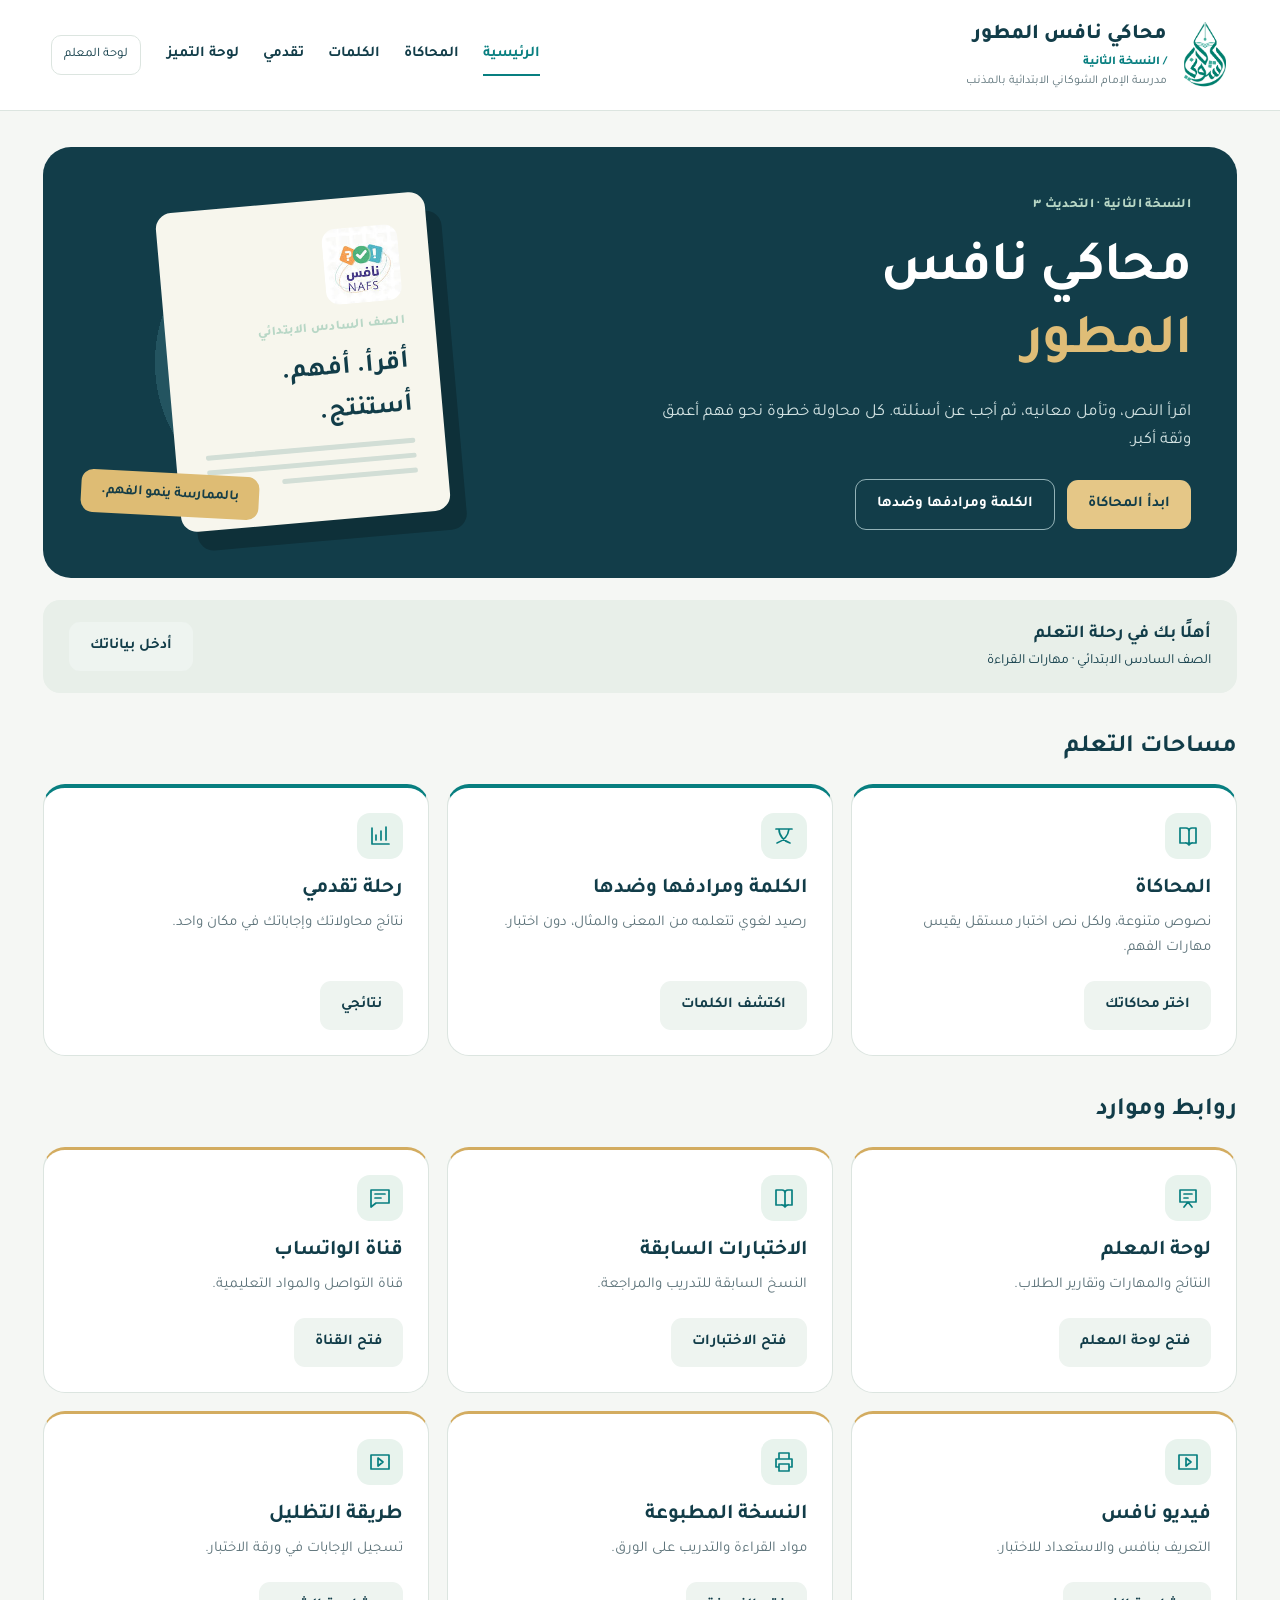
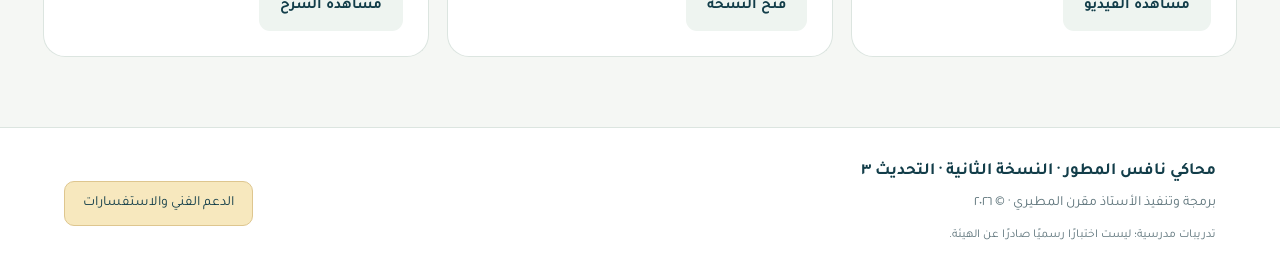
<file: index.html>
<!doctype html>
<html lang="ar" dir="rtl">
<head>
<meta charset="utf-8"><meta name="viewport" content="width=device-width,initial-scale=1"><meta name="theme-color" content="#103e4a">
<meta name="description" content="منصة لغتي للصف السادس: قراءة واختبارات وتدريبات مهارية لنافس، مدرسة الإمام الشوكاني الابتدائية بالمذنب.">
<title>محاكي نافس المطور | النسخة الثانية</title>
<link rel="preconnect" href="https://fonts.googleapis.com"><link rel="preconnect" href="https://fonts.gstatic.com" crossorigin><link href="https://fonts.googleapis.com/css2?family=Tajawal:wght@400;500;700;800&display=swap" rel="stylesheet">
<link rel="stylesheet" href="styles.css?v=20260926-update"><script src="catalog.js?v=20260926-update" defer></script><script src="honor.js?v=20260926-update" defer></script><script src="manage-results.js?v=20260926-update" defer></script><script src="availability.js?v=20260926-update" defer></script><script src="reports-update.js?v=20260926-update" defer></script><link rel="stylesheet" href="analytics.css?v=20261008-1"><script src="analytics.js?v=20261008-1" defer></script><script src="app.js?v=20261009-analytics-3" defer></script>
<script data-goatcounter="https://nafis-mogren2026.goatcounter.com/count" data-goatcounter-settings='{"path":"/lughti-nafis/","title":"محاكي نافس المطور","referrer":"","no_events":true}' async src="https://gc.zgo.at/count.js"></script>
</head>
<body>
<a class="skip" href="#main">انتقل إلى المحتوى</a>
<header class="header"><div class="brand"><img src="assets/school.webp" width="48" height="66" alt="شعار مدرسة الإمام الشوكاني"><div><a href="#home" class="brand-name">محاكي نافس المطور<span> / النسخة الثانية</span></a><small>مدرسة الإمام الشوكاني الابتدائية بالمذنب</small></div></div><nav aria-label="التنقل الرئيسي"><a href="#home">الرئيسية</a><a href="#exams">المحاكاة</a><a href="#words">الكلمات</a><a href="#progress">تقدمي</a><a href="#honors">لوحة التميز</a></nav><a href="#teacher" class="teacher-link">لوحة المعلم</a></header>
<main id="main" tabindex="-1"></main>
<footer><div><strong>محاكي نافس المطور · النسخة الثانية · التحديث ٣</strong><p>برمجة وتنفيذ الأستاذ مقرن المطيري · © ٢٠٢٦</p><small>تدريبات مدرسية؛ ليست اختبارًا رسميًا صادرًا عن الهيئة.</small></div><a class="support" href="https://wa.me/966593300313" target="_blank" rel="noopener">الدعم الفني والاستفسارات</a></footer>
<div id="toast" class="toast" role="status" aria-live="polite" hidden></div>
<dialog id="dialog"><div id="dialog-body"></div><button class="close" type="button" aria-label="إغلاق">×</button></dialog>
</body></html>
</file>
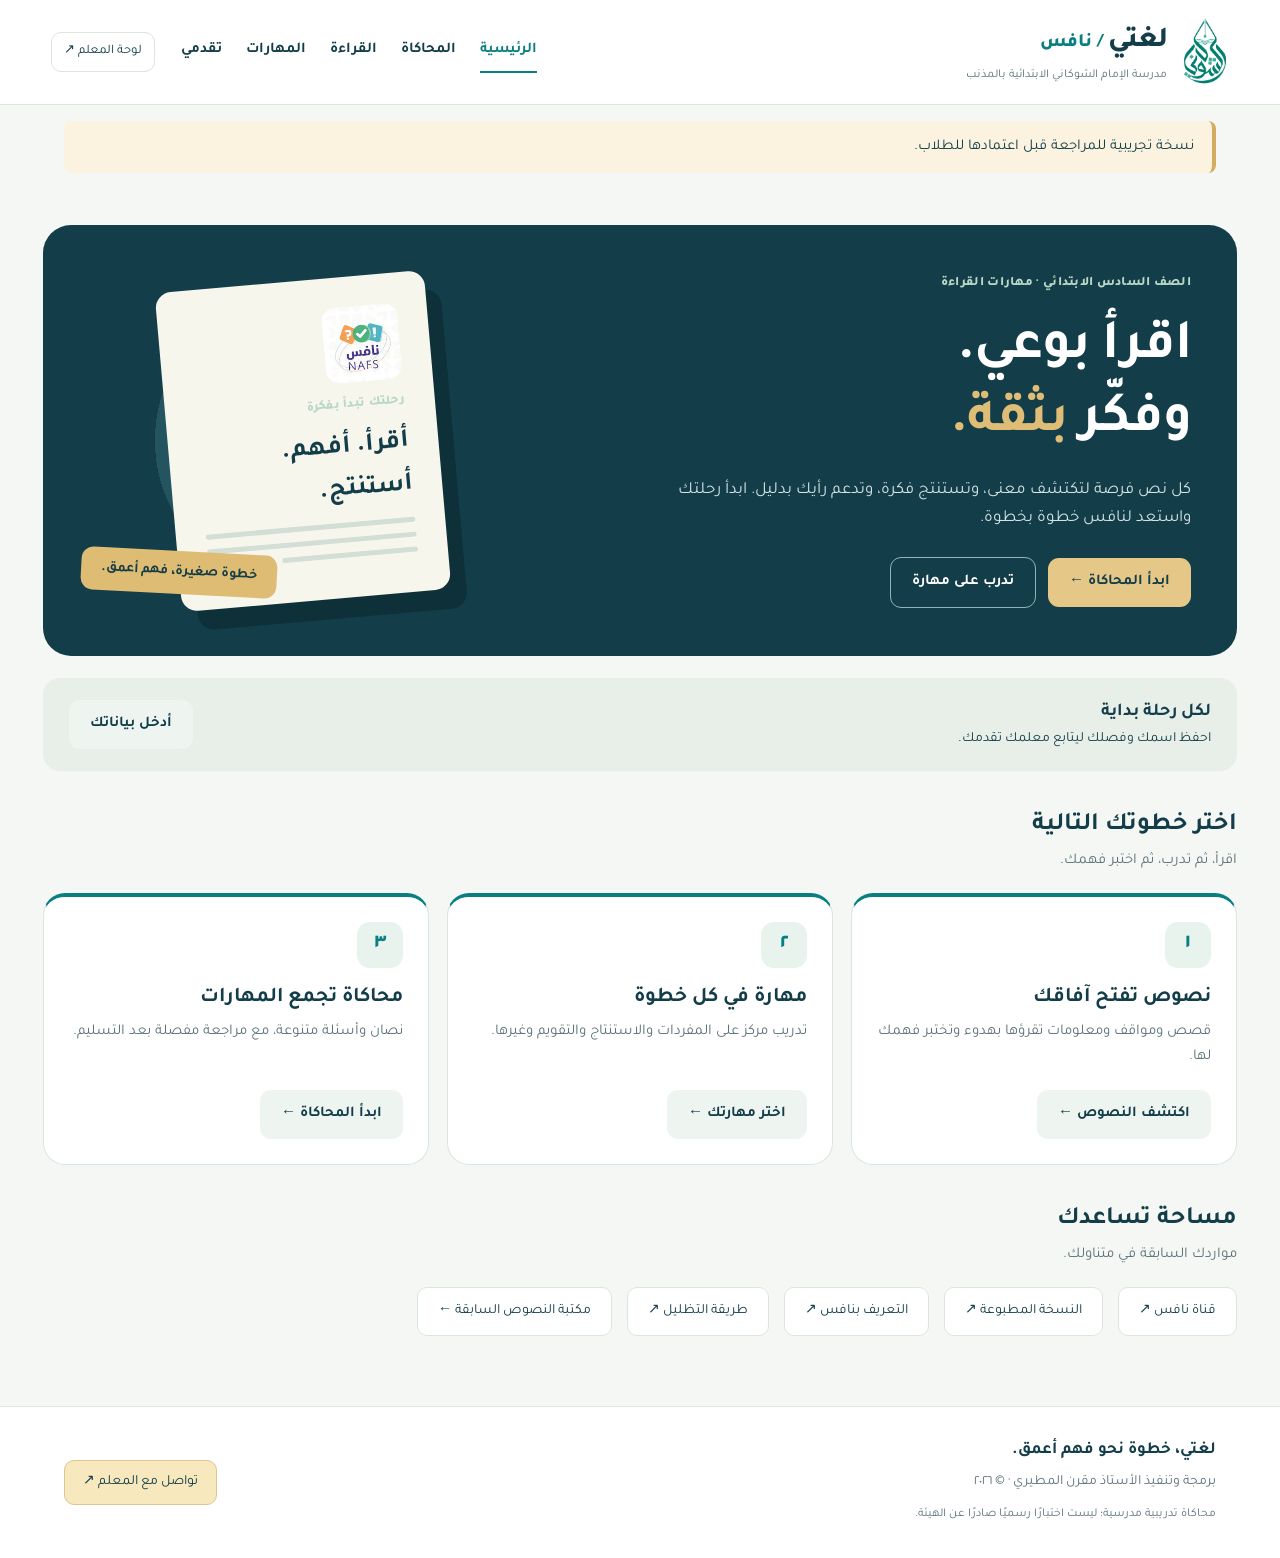
<file: preview/index.html>
<!doctype html>
<html lang="ar" dir="rtl">
<head>
<meta charset="utf-8"><meta name="viewport" content="width=device-width,initial-scale=1"><meta name="theme-color" content="#103e4a">
<meta name="description" content="منصة لغتي للصف السادس: قراءة وتدريبات مهارية ومحاكاة تدريبية لنافس، مدرسة الإمام الشوكاني الابتدائية بالمذنب.">
<title>لغتي | رحلتك إلى نافس</title>
<link rel="preconnect" href="https://fonts.googleapis.com"><link rel="preconnect" href="https://fonts.gstatic.com" crossorigin><link href="https://fonts.googleapis.com/css2?family=Tajawal:wght@400;500;700;800&display=swap" rel="stylesheet">
<style>:root{--ink:#123d49;--muted:#5d737a;--teal:#087f80;--mint:#e8f3ed;--gold:#d3ac60;--paper:#f5f7f4;--line:#dce5e0;--white:#fff;--red:#a73838;--radius:22px}*{box-sizing:border-box}body{margin:0;background:var(--paper);color:var(--ink);font-family:Tajawal,Arial,sans-serif;font-size:17px;line-height:1.65}button,input,select{font:inherit}button,a,input,select{touch-action:manipulation}a{color:inherit}button{cursor:pointer}button:disabled{opacity:.55;cursor:wait}a,button,input,select{outline-offset:5px}:focus-visible{outline:3px solid #c18924}button,a{ -webkit-tap-highlight-color:transparent}.header{padding:18px max(4vw,20px);display:flex;gap:26px;align-items:center;border-bottom:1px solid var(--line);background:#fff}.brand{display:flex;gap:14px;align-items:center}.brand img{object-fit:contain}.brand-name{text-decoration:none;font-size:29px;font-weight:800;letter-spacing:-1px}.brand-name span{color:var(--teal);font-size:19px;letter-spacing:0}.brand small{display:block;font-size:12px;color:var(--muted)}nav{display:flex;gap:24px;margin-inline-start:auto}nav a{text-decoration:none;font-size:15px;white-space:nowrap;font-weight:700;border-bottom:2px solid transparent;padding-block:8px}nav a.active{color:var(--teal);border-color:var(--teal)}.teacher-link{font-size:13px;text-decoration:none;border:1px solid var(--line);border-radius:10px;padding:8px 12px;white-space:nowrap}main{max-width:1250px;margin:0 auto;padding:36px 28px 70px;min-height:70vh}.eyebrow{color:var(--teal);font-size:13px;font-weight:800;letter-spacing:.3px}.hero{display:grid;grid-template-columns:1.3fr 1fr;background:var(--ink);color:#fff;border-radius:28px;overflow:hidden;min-height:370px;position:relative}.hero-copy{padding:48px 46px}.hero .eyebrow{color:#b8d7c6}.hero h1{font-size:clamp(35px,4.4vw,58px);line-height:1.3;letter-spacing:-1px;margin:18px 0}.hero h1 span{color:#dfbd77}.hero p{max-width:540px;color:#d3e3e3;font-size:17px;margin-bottom:24px}.actions{display:flex;align-items:center;gap:12px;flex-wrap:wrap}.btn{display:inline-flex;gap:12px;justify-content:center;align-items:center;border:0;border-radius:11px;padding:12px 21px;background:var(--teal);color:white;text-decoration:none;font-weight:700;font-size:15px;min-height:46px}.btn.gold{background:#e5c787;color:var(--ink)}.btn.light{background:#eef4f0;color:var(--ink)}.btn.outline{background:transparent;color:inherit;border:1px solid #93b2b7}.btn.danger{background:var(--red)}.hero-art{display:flex;align-items:center;justify-content:center;position:relative;background:radial-gradient(circle at center, #235460 0 50%,transparent 50%);margin:30px}.reading-card{background:#f7f6ed;color:var(--ink);padding:30px;width:270px;transform:rotate(-5deg);border-radius:16px;box-shadow:15px 20px 0 #0e3039}.reading-card img{width:76px;height:76px;object-fit:contain;border-radius:14px}.reading-card h2{font-size:26px;margin:10px 0}.fake-lines i{display:block;height:5px;background:#d2ded6;margin:10px 0;border-radius:2px}.fake-lines i:last-child{width:65%}.art-note{position:absolute;bottom:32px;left:8px;background:#debc74;color:#173e47;border-radius:12px;padding:10px 20px;font-size:14px;font-weight:700;transform:rotate(3deg)}.section-head{display:flex;justify-content:space-between;gap:20px;align-items:center;margin:34px 0 16px}.section-head h2{font-size:25px;margin:0}.section-head p{margin:3px 0;color:var(--muted);font-size:15px}.section-head a{font-size:14px;color:var(--teal);text-decoration:none}.grid{display:grid;grid-template-columns:repeat(3,minmax(0,1fr));gap:18px}.card{background:#fff;border:1px solid var(--line);border-radius:var(--radius);padding:25px;display:flex;flex-direction:column;align-items:start;position:relative}.card h3{font-size:21px;line-height:1.5;margin:14px 0 7px}.card p{font-size:15px;color:var(--muted);margin:0 0 20px}.card .btn{margin-top:auto}.num{display:grid;place-items:center;width:46px;height:46px;border-radius:13px;background:var(--mint);color:var(--teal);font-weight:800;font-size:20px}.badge{display:inline-block;background:#e9f3ee;color:#316853;padding:3px 10px;font-size:12px;border-radius:7px;font-weight:700}.badge.gold{background:#faf0d9;color:#795e24}.badge.red{background:#fae8e8;color:#933}.card .meta{display:flex;gap:10px;font-size:13px;color:var(--muted);margin:0 0 20px}.route-grid .card{border-top:4px solid var(--teal)}.profile{background:#e8efe9;border-radius:17px;padding:20px 26px;display:flex;justify-content:space-between;align-items:center;gap:16px;margin-top:22px}.profile p{margin:0;font-size:14px}.profile strong{font-size:18px}.page-title h1{font-size:36px;margin:0 0 10px}.page-title p{color:var(--muted);max-width:740px;margin:0}.notice{border-inline-start:4px solid var(--gold);padding:14px 18px;background:#fbf3e0;border-radius:8px;margin:20px 0;font-size:15px}.empty{padding:40px;text-align:center;border:1px dashed #a4b8af;border-radius:20px;background:white}.empty p{color:var(--muted)}.resource-links{display:flex;gap:15px;flex-wrap:wrap}.resource-links a{border:1px solid var(--line);background:white;border-radius:10px;padding:12px 20px;text-decoration:none;font-size:14px}.skill-grid{grid-template-columns:repeat(4,minmax(0,1fr))}.skill-grid .card{padding:20px}.skill-grid h3{font-size:18px}.skill-grid p{font-size:14px}.skill-grid .num{width:34px;height:34px;font-size:16px}footer{border-top:1px solid var(--line);background:#fff;padding:30px max(5vw,24px);display:flex;align-items:center;justify-content:space-between;gap:24px}footer p{margin:6px 0;font-size:14px;color:var(--muted)}footer small{color:var(--muted);font-size:12px}.support{background:#f7e8be;border:1px solid #dec68f;padding:10px 18px;border-radius:10px;text-decoration:none;font-size:14px;white-space:nowrap}.toast{position:fixed;bottom:24px;left:50%;transform:translateX(-50%);background:#143c48;color:white;z-index:100;padding:14px 24px;border-radius:12px;box-shadow:0 4px 25px #0002;max-width:90vw}.skip{position:absolute;top:-90px;z-index:110;background:white;padding:10px}.skip:focus{top:0}dialog{border:1px solid var(--line);border-radius:22px;padding:30px;max-width:560px;width:calc(100% - 32px);color:var(--ink)}dialog::backdrop{background:#092e3bbb;backdrop-filter:blur(3px)}dialog h2{margin:0 0 12px}dialog .close{position:absolute;left:16px;top:12px;font-size:26px;border:0;background:none;color:var(--muted)}.field{display:flex;flex-direction:column;gap:6px;margin:16px 0}.field label{font-size:14px;font-weight:700}input,select{padding:12px 14px;border:1px solid #b7c9c0;border-radius:10px;min-width:0;width:100%;background:white;color:var(--ink)}.hint{font-size:13px;color:var(--muted)}.error{color:var(--red);font-size:14px;min-height:1em}.quiz-top{display:flex;justify-content:space-between;align-items:center;gap:15px;margin-bottom:20px}.quiz-top h1{font-size:24px;margin:0}.quiz-layout{display:grid;grid-template-columns:1fr 1fr;gap:22px}.passage,.question-panel{background:white;border:1px solid var(--line);border-radius:20px;padding:26px}.passage{font-size:19px;line-height:2.2;max-height:72vh;overflow:auto;position:sticky;top:15px;align-self:start}.passage h2{font-size:22px;margin:0 0 10px}.passage p{margin:0 0 20px}.passage details summary{cursor:pointer;font-weight:700;color:var(--teal)}.question-panel h2{font-size:21px;margin:20px 0;line-height:1.8}.options{display:grid;gap:11px}.option{display:flex;align-items:center;gap:14px;border:1px solid var(--line);border-radius:12px;padding:15px;cursor:pointer;line-height:1.6;font-size:17px}.option:has(input:checked){background:#e9f5f0;border-color:var(--teal);box-shadow:inset 0 0 0 1px var(--teal)}.option input{width:20px;height:20px;accent-color:var(--teal);flex-shrink:0}.quiz-nav{display:flex;gap:6px;flex-wrap:wrap;margin:20px 0}.q-dot{width:38px;height:38px;border-radius:8px;border:1px solid var(--line);background:white;color:var(--ink);position:relative}.q-dot.answered{background:#dceee5}.q-dot.current{outline:2px solid var(--teal)}.q-dot.flagged:after{content:'';position:absolute;top:0;right:0;width:9px;height:9px;background:var(--gold);border-radius:50%}.progress-track{height:7px;background:#e3ebe6;border-radius:6px;overflow:hidden;margin-top:12px}.progress-track span{display:block;height:100%;background:var(--teal)}.timer{font-variant-numeric:tabular-nums;text-align:center;background:#e9f0eb;border-radius:12px;padding:8px 18px;white-space:nowrap;font-size:18px}.timer small{font-size:11px;display:block}.between{display:flex;justify-content:space-between;gap:10px;align-items:center}.text-btn{border:0;background:none;color:var(--teal);padding:8px;font-size:14px;text-decoration:underline}.full{width:100%}.score{background:var(--ink);color:#fff;text-align:center;border-radius:22px;padding:30px;margin-bottom:24px}.score .big{font-size:64px;font-weight:800;line-height:1.2;color:#e3c78e}.score h1{font-size:24px}.score p{color:#d2e4df}.metrics{display:grid;grid-template-columns:repeat(3,1fr);gap:15px;margin:24px 0}.metric{background:#fff;border:1px solid var(--line);padding:20px;border-radius:15px}.metric strong{font-size:32px;display:block;color:var(--teal)}.metric span{font-size:14px;color:var(--muted)}.review-row{padding:20px;border:1px solid var(--line);border-radius:14px;background:#fff;margin:12px 0}.review-row p{margin:8px 0;font-size:15px}.review-row h3{font-size:18px}.wrong{border-inline-start:4px solid #be5757}.correct{border-inline-start:4px solid #4b9471}.filters{display:grid;grid-template-columns:repeat(4,1fr);gap:12px;margin:20px 0}.table-wrap{overflow:auto;background:white;border:1px solid var(--line);border-radius:14px}table{width:100%;border-collapse:collapse;font-size:14px;white-space:nowrap}th,td{padding:14px;text-align:right;border-bottom:1px solid var(--line)}th{background:#eaf0eb}td .btn{padding:5px 12px;min-height:34px;font-size:13px}.login{max-width:500px;margin:35px auto;background:#fff;padding:32px;border:1px solid var(--line);border-radius:20px}.reader{max-width:820px;margin:25px auto;font-size:21px;line-height:2.2;background:white;border-radius:20px;padding:36px}.reader h1{font-size:30px}.reader p{margin-bottom:24px}.banner{background:#e7efea;padding:13px 20px;border-radius:12px;margin:20px 0}.loading{text-align:center;padding:70px 20px}.loading:before{content:'';display:block;margin:0 auto 20px;border:3px solid #dce8e3;border-top-color:var(--teal);border-radius:50%;width:30px;height:30px;animation:spin .8s linear infinite}@keyframes spin{to{transform:rotate(360deg)}}[hidden]{display:none!important}@media(max-width:1000px){.header{flex-wrap:wrap;gap:12px;padding:12px 20px}nav{order:3;width:100%;justify-content:center;border-top:1px solid var(--line);padding-top:5px;gap:30px}.teacher-link{margin-inline-start:auto}.hero-copy{padding:35px 28px}.hero-art{margin:20px}.grid{gap:12px}.skill-grid{grid-template-columns:repeat(2,1fr)}}@media(max-width:650px){body{font-size:16px}main{padding:20px 16px 45px}.brand-name{font-size:25px}.brand small{font-size:10px}.brand img{width:34px;height:52px}.brand{gap:9px}.teacher-link{font-size:11px;padding:6px 8px}nav{justify-content:space-between;gap:8px}nav a{font-size:13px}.hero{grid-template-columns:1fr;min-height:0}.hero-copy{padding:30px 24px}.hero h1{font-size:37px}.hero-art{display:none}.hero p{font-size:16px}.grid{grid-template-columns:1fr}.skill-grid{grid-template-columns:1fr 1fr}.card{padding:22px}.skill-grid .card{padding:17px}.profile{padding:18px;align-items:start;flex-direction:column}.section-head{align-items:start}.section-head h2{font-size:23px}.quiz-layout{grid-template-columns:1fr}.passage{position:static;max-height:340px;font-size:18px;padding:20px}.question-panel{padding:20px}.quiz-top h1{font-size:19px}.quiz-top{align-items:start}.timer{padding:6px 10px;font-size:16px}.option{padding:12px;font-size:16px}.filters{grid-template-columns:1fr 1fr}.metrics{gap:8px}.metric{padding:13px}.metric strong{font-size:24px}.metric span{font-size:12px}.reader{padding:22px;font-size:19px}footer{align-items:start;flex-direction:column;padding:25px 20px}.page-title h1{font-size:29px}.btn{padding:11px 16px}.section-head a{font-size:12px;white-space:nowrap}.skill-grid h3{font-size:17px}.hero .btn{font-size:14px}}@media(prefers-reduced-motion:reduce){*{animation:none!important;scroll-behavior:auto!important}}@media print{.header,footer,.actions,.filters,.support,.text-btn{display:none}.table-wrap{overflow:visible}main{padding:0}.review-row{break-inside:avoid}}
</style>
</head>
<body>
<a class="skip" href="#main">انتقل إلى المحتوى</a>
<header class="header"><div class="brand"><img src="[data-uri]" width="48" height="66" alt="شعار مدرسة الإمام الشوكاني"><div><a href="#home" class="brand-name">لغتي<span> / نافس</span></a><small>مدرسة الإمام الشوكاني الابتدائية بالمذنب</small></div></div><nav aria-label="التنقل الرئيسي"><a href="#home">الرئيسية</a><a href="#exams">المحاكاة</a><a href="#readings">القراءة</a><a href="#skills">المهارات</a><a href="#progress">تقدمي</a></nav><a href="#teacher" class="teacher-link">لوحة المعلم ↗</a></header>
<div class="notice" style="margin:16px 5%">نسخة تجريبية للمراجعة قبل اعتمادها للطلاب.</div><main id="main" tabindex="-1"></main>
<footer><div><strong>لغتي، خطوة نحو فهم أعمق.</strong><p>برمجة وتنفيذ الأستاذ مقرن المطيري · © ٢٠٢٦</p><small>محاكاة تدريبية مدرسية؛ ليست اختبارًا رسميًا صادرًا عن الهيئة.</small></div><a class="support" href="https://wa.me/966593300313" target="_blank" rel="noopener">تواصل مع المعلم ↗</a></footer>
<div id="toast" class="toast" role="status" aria-live="polite" hidden></div>
<dialog id="dialog"><div id="dialog-body"></div><button class="close" type="button" aria-label="إغلاق">×</button></dialog>
<script>window.NAFIS_CATALOG = {"skills": [{"id": "vocabulary", "label": "المفردات في السياق", "tip": "استعن بالجملة وما قبلها وما بعدها لتحديد المعنى."}, {"id": "direct", "label": "استخراج المعلومات", "tip": "عد إلى موضع المعلومة في النص قبل الاختيار."}, {"id": "main", "label": "الفكرة الرئيسة والتلخيص", "tip": "اختر الفكرة التي تشمل النص، لا تفصيلًا واحدًا منه."}, {"id": "inference", "label": "الاستنتاج", "tip": "اجمع القرائن واستنتج ما لم يذكر صراحة."}, {"id": "relations", "label": "العلاقات بين الأفكار", "tip": "ميز السبب والنتيجة وتسلسل الأحداث والمقارنة."}, {"id": "purpose", "label": "غرض الكاتب", "tip": "اسأل: لماذا عرض الكاتب هذه المعلومات؟"}, {"id": "evaluation", "label": "التقويم والاستدلال", "tip": "وازن الادعاء بالدليل وميز الحقيقة من الرأي."}, {"id": "application", "label": "توظيف المقروء", "tip": "طبق الفكرة في موقف جديد يشبه ما قرأت."}], "passages": [{"id": "P1", "title": "مكتبة تتحرك", "genre": "نص قصصي", "text": "في صباح الأحد، رأى ناصر صندوقًا من الكتب عند باب المكتبة المدرسية. كانت بعض الكتب جديدة، ومع ذلك بقيت على الرفوف أشهرًا دون استعارة. قال زميله: «لو اشترينا كتبًا أكثر لزاد عدد القراء». لم يتعجل ناصر الموافقة؛ فطلب من أمين المكتبة أن يسأل الطلاب عن سبب قلة الزيارة.\nأظهرت الإجابات أن كثيرًا منهم يقضون الفسحة في ساحة بعيدة عن المكتبة، ولا يعرفون عناوين الكتب الموجودة. اقترح ناصر عربة صغيرة تحمل كتبًا متنوعة إلى الساحة يومين في الأسبوع. كتب الطلاب بطاقات قصيرة تعرف بكل كتاب، واتفقوا على تسجيل اسم المستعير وموعد الإعادة. قال الأمين: «نجرب الفكرة أولًا، ثم نحكم عليها».\nفي الأسبوع الأول استعار الطلاب اثني عشر كتابًا، وفي الثاني استعاروا عشرين. فرح ناصر بالأرقام، لكن الأمين نبهه إلى أن الاستعارة لا تعني دائمًا إتمام القراءة. لذلك أضافوا لقاء قصيرًا يروي فيه كل طالب فكرة أعجبته، من غير أن يكشف نهاية القصة.\nبعد شهر، صار بعض الطلاب يزورون المكتبة لاختيار كتب لا تتسع لها العربة. أدرك ناصر أن تقريب الكتاب من القارئ قد يكون أنفع من زيادة الكتب وحدها، وأن نجاح المبادرة يحتاج إلى متابعة، لا إلى انطباع سريع."}, {"id": "P2", "title": "قطرة لها حساب", "genre": "نص معلوماتي", "text": "أراد فريق البيئة في مدرسة أن يعرف أين يضيع الماء، فقرر ألا يكتفي بتعليق عبارة «حافظ على الماء». راقب الطلاب، بإشراف المعلم، استعمال الصنابير في فترة محددة، وسجلوا ما شاهدوه دون ذكر أسماء المستخدمين. وجدوا أن بعض الصنابير لا يغلق بإحكام، وأن بعض الطلاب يترك الماء جاريًا أثناء استعمال الصابون.\nعالج عامل الصيانة التسرب، ووضع الفريق تذكيرًا قرب الصنابير بإغلاقها وقت عدم الحاجة. قاس الفريق الاستهلاك في يومين دراسيين متقاربين في عدد الحاضرين ومدة القياس. بلغ الاستهلاك قبل الإجراء ١٢٠ لترًا، وبعده ٩٠ لترًا. لا تمثل هذه الأرقام استهلاك المدرسة طوال اليوم، بل استهلاك الصنابير التي شملتها التجربة خلال الفترة نفسها.\nقال أحد الطلاب: «إذن اللافتات وحدها وفرت ثلاثين لترًا». اعترض زميله بهدوء: «لقد أصلحنا التسرب أيضًا؛ لا نستطيع أن ننسب الفرق إلى اللافتات وحدها». اقترح المعلم متابعة القياس أيامًا أخرى، وتسجيل أي تغير في عدد الحاضرين أو طريقة الاستعمال.\nتعلم الفريق أن الترشيد لا يعني منع الماء عمن يحتاجه، بل تجنب الهدر. كما تعلم أن الأرقام تصبح أكثر فائدة عندما نعرف كيف جمعت وما حدودها. فقد تقودنا مقارنة غير عادلة إلى نتيجة تبدو مقنعة، لكنها لا تفسر الواقع بدقة."}, {"id": "P3", "title": "الجسر الورقي", "genre": "نص قصصي", "text": "في نادي العلوم، كلف المعلم كل فريق بصنع جسر من ورقتين يمتد بين كتابين. كان المطلوب أن يحمل الجسر أكبر عدد ممكن من القطع الصغيرة المتماثلة. فرد فريق مازن الورقتين فوق الفجوة، فسقطتا عند وضع القطعة الثالثة. ضحك أحد الزملاء وقال: «الورق أضعف من أن يصلح لهذا العمل».\nلم يوافق مازن على الحكم. تذكر كيف تحافظ مروحة الورق المطوية على شكلها، فاقترح طي الورقتين طيات متتابعة. أبقى الفريق المسافة بين الكتابين كما كانت، واستعمل القطع نفسها. حمل الجسر الجديد ثماني قطع قبل أن ينثني. دوّن الطلاب النتيجة، ثم جرّبوا طيات مختلفة بدل الاكتفاء بمحاولة ناجحة واحدة.\nفي العرض الختامي، أراد زميل أن يكتب: «اكتشفنا أقوى جسر ورقي في العالم». اقترح مازن عبارة أدق: «في تجربتنا، حمل الجسر المطوي قطعًا أكثر من الجسر المسطح». أوضح أن الفرق الأخرى قد تستخدم طرقًا لم يجربوها، وأن التجربة الصغيرة لا تثبت ادعاء واسعًا.\nسأل المعلم الفريق عما تعلمه. قال مازن: «لم نغير الورق، بل غيرنا شكله. والفشل الأول أعطانا سؤالًا جديدًا». غادر الطلاب النادي وهم يرون في المحاولة غير الناجحة بداية للبحث، لا سببًا للتوقف."}, {"id": "P4", "title": "خبر قبل المشاركة", "genre": "نص إرشادي", "text": "وصلت إلى مجموعة الصف رسالة تزعم أن المكتبة العامة ستغلق شهرًا كاملًا. حملت الرسالة صورة إعلان بلا تاريخ، وتحتها عبارة: «انشر بسرعة». همّ سامي بإرسالها إلى والده، لكنه توقف وسأل: من نشر الإعلان أول مرة؟ ومتى صدر؟\nبحث سامي في حساب المكتبة الرسمي، فوجد إعلانًا حديثًا عن صيانة تستغرق يومين في قاعة واحدة، بينما تبقى القاعات الأخرى مفتوحة. ثم اكتشف أن الصورة المتداولة تخص صيانة قديمة. لم تكن الصورة مختلقة، لكنها وضعت في سياق مختلف جعلها توحي بخبر غير صحيح عن الوقت الحاضر.\nكتب سامي في المجموعة توضيحًا مختصرًا، وأرفق رابط الإعلان الحديث بدل إعادة نشر الصورة وحدها. شكره زميل كان ينوي إلغاء زيارته. قال المعلم: «التحقق لا يعني الشك في كل شيء؛ إنه إعطاء المعلومة فرصة لتثبت صحتها قبل أن نتصرف على أساسها».\nقبل مشاركة خبر، افحص مصدره وتاريخه، واقرأه كاملًا، وقارنه بما تقوله الجهة المعنية. وإذا بقي الأمر غير واضح، فالتريث أفضل من نشر ما لا تعرف صحته. قد يكون الخطأ في صورة صحيحة استعملت في زمن غير زمنها، لا في صورة مزيفة فقط."}, {"id": "P5", "title": "حديقة للجميع", "genre": "نص قصصي", "text": "اقترح طلاب الصف تحويل زاوية مهملة في فناء المدرسة إلى حديقة صغيرة. رسموا مخططًا يملأ المكان بالأحواض، وتركوا بينها ممرًا ضيقًا. أعجبهم الرسم، لكن المعلم طلب منهم أن يتخيلوا كيف سيستخدم الناس المكان، لا كيف سيبدو في الصورة فقط.\nزار الطلاب الزاوية مع زميلهم فهد الذي يستخدم كرسيًا متحركًا. لاحظوا أن الممر المقترح لا يسمح له بالمرور بسهولة، وأن بعض الأحواض مرتفعة بحيث تحجب الرؤية عن الجالسين. قال فهد: «أحب الزراعة، وأريد أن أشارك في العناية بالنباتات». لم يكن يريد مقعدًا يشاهد منه الآخرين فقط.\nعاد الفريق إلى المخطط. وسّع الممر، وقلل عدد الأحواض، وخصص حوضًا يمكن الوصول إليه من وضع الجلوس. اقترح بعض الطلاب الإبقاء على جميع الأحواض لأن كثرتها أجمل، لكن الفريق اختار تصميمًا يتيح المشاركة لعدد أكبر من المستخدمين. جربوا حدود الممر بشريط على الأرض قبل شراء المواد.\nيوم الافتتاح، وزع الطلاب مهام الري والمتابعة بينهم. كان فهد يسجل نمو النباتات ويعتني بحوضه. قالت لوحة عند المدخل: «يكبر المكان بمن يشارك فيه». أدرك الطلاب أن جمال المشروع لا يقاس بعدد أحواضه وحده، بل أيضًا بقدرته على استقبال الناس وإتاحة العمل لهم."}, {"id": "P6", "title": "وقت للشاشة ووقت للحياة", "genre": "نص حواري", "text": "قال زياد لأخيه: «سأحذف كل التطبيقات؛ فقد تأخرت أمس في إنجاز واجبي». سأله أخوه: «هل كل وقت تقضيه أمام الشاشة متماثل؟». تذكر زياد أنه استخدم جهازه لقراءة قصة، ثم بحث عن معنى كلمة، وبعد ذلك انتقل من مقطع إلى آخر دون أن يشعر بمرور الوقت.\nاتفقا على تجربة أسبوع واحد. يكتب زياد المهمة قبل فتح الجهاز، ويغلق الإشعارات أثناء العمل، ويحدد وقتًا للترفيه بعد إنجاز واجباته. وضع الجهاز بعيدًا حين يجلس مع أسرته. لم يكن الهدف أن يستغني عن التقنية، بل أن يختار طريقة استعمالها بدل أن تقوده التنبيهات.\nفي نهاية الأسبوع قال زياد: «أنجزت واجبي في موعده خمسة أيام، لكنني تجاوزت وقت الترفيه يومين». لم يعد ذلك فشلًا كاملًا، بل معلومة تساعده على تعديل خطته. اكتشف أن اقتراح المقاطع تلقائيًا يشجعه على الاستمرار، فقرر أن يتوقف بعد المقطع الذي اختاره مسبقًا.\nقال أخوه: «أفضل خطة في رأيي هي التي تستطيع الاستمرار عليها». أدرك زياد أن التنظيم لا يعتمد على وعد كبير مرة واحدة، بل على قرارات صغيرة ومراجعة صادقة لما يحدث. قد تكون الشاشة بابًا للتعلم، لكن فتح أبواب أخرى للرياضة والحديث والقراءة يحقق توازنًا يحتاج إليه يومه."}], "exams": [{"id": "SIM-01", "version": "2", "title": "المحاكاة 1 — اقرأ واكتشف", "kind": "simulation", "minutes": 30, "description": "نصان و١٦ سؤالًا متنوعًا. الوقت المقترح للتدريب ٣٠ دقيقة.", "passageIds": ["P1", "P2"], "count": 16}, {"id": "SIM-02", "version": "2", "title": "المحاكاة 2 — فكر وتحقق", "kind": "simulation", "minutes": 30, "description": "نصان و١٦ سؤالًا متنوعًا. الوقت المقترح للتدريب ٣٠ دقيقة.", "passageIds": ["P3", "P4"], "count": 16}, {"id": "SIM-03", "version": "2", "title": "المحاكاة 3 — شارك ووازن", "kind": "simulation", "minutes": 30, "description": "نصان و١٦ سؤالًا متنوعًا. الوقت المقترح للتدريب ٣٠ دقيقة.", "passageIds": ["P5", "P6"], "count": 16}, {"id": "READ-P1", "version": "2", "title": "مكتبة تتحرك", "kind": "reading", "minutes": 15, "description": "نص قصصي يتبعه ٨ أسئلة للفهم والتأمل.", "passageIds": ["P1"], "count": 8}, {"id": "READ-P2", "version": "2", "title": "قطرة لها حساب", "kind": "reading", "minutes": 15, "description": "نص معلوماتي يتبعه ٨ أسئلة للفهم والتأمل.", "passageIds": ["P2"], "count": 8}, {"id": "READ-P3", "version": "2", "title": "الجسر الورقي", "kind": "reading", "minutes": 15, "description": "نص قصصي يتبعه ٨ أسئلة للفهم والتأمل.", "passageIds": ["P3"], "count": 8}, {"id": "READ-P4", "version": "2", "title": "خبر قبل المشاركة", "kind": "reading", "minutes": 15, "description": "نص إرشادي يتبعه ٨ أسئلة للفهم والتأمل.", "passageIds": ["P4"], "count": 8}, {"id": "READ-P5", "version": "2", "title": "حديقة للجميع", "kind": "reading", "minutes": 15, "description": "نص قصصي يتبعه ٨ أسئلة للفهم والتأمل.", "passageIds": ["P5"], "count": 8}, {"id": "READ-P6", "version": "2", "title": "وقت للشاشة ووقت للحياة", "kind": "reading", "minutes": 15, "description": "نص حواري يتبعه ٨ أسئلة للفهم والتأمل.", "passageIds": ["P6"], "count": 8}, {"id": "SKILL-vocabulary", "version": "2", "title": "تدريب المفردات في السياق", "kind": "skill", "minutes": 15, "description": "استعن بالجملة وما قبلها وما بعدها لتحديد المعنى.", "passageIds": ["P1", "P2", "P3", "P4", "P5", "P6"], "count": 6}, {"id": "SKILL-direct", "version": "2", "title": "تدريب استخراج المعلومات", "kind": "skill", "minutes": 15, "description": "عد إلى موضع المعلومة في النص قبل الاختيار.", "passageIds": ["P1", "P2", "P3", "P4", "P5", "P6"], "count": 6}, {"id": "SKILL-main", "version": "2", "title": "تدريب الفكرة الرئيسة والتلخيص", "kind": "skill", "minutes": 15, "description": "اختر الفكرة التي تشمل النص، لا تفصيلًا واحدًا منه.", "passageIds": ["P1", "P2", "P3", "P4", "P5", "P6"], "count": 6}, {"id": "SKILL-inference", "version": "2", "title": "تدريب الاستنتاج", "kind": "skill", "minutes": 15, "description": "اجمع القرائن واستنتج ما لم يذكر صراحة.", "passageIds": ["P1", "P2", "P3", "P4", "P5", "P6"], "count": 6}, {"id": "SKILL-relations", "version": "2", "title": "تدريب العلاقات بين الأفكار", "kind": "skill", "minutes": 15, "description": "ميز السبب والنتيجة وتسلسل الأحداث والمقارنة.", "passageIds": ["P1", "P2", "P3", "P4", "P5", "P6"], "count": 6}, {"id": "SKILL-purpose", "version": "2", "title": "تدريب غرض الكاتب", "kind": "skill", "minutes": 15, "description": "اسأل: لماذا عرض الكاتب هذه المعلومات؟", "passageIds": ["P1", "P2", "P3", "P4", "P5", "P6"], "count": 6}, {"id": "SKILL-evaluation", "version": "2", "title": "تدريب التقويم والاستدلال", "kind": "skill", "minutes": 15, "description": "وازن الادعاء بالدليل وميز الحقيقة من الرأي.", "passageIds": ["P1", "P2", "P3", "P4", "P5", "P6"], "count": 6}, {"id": "SKILL-application", "version": "2", "title": "تدريب توظيف المقروء", "kind": "skill", "minutes": 15, "description": "طبق الفكرة في موقف جديد يشبه ما قرأت.", "passageIds": ["P1", "P2", "P3", "P4", "P5", "P6"], "count": 6}]};
</script><script>/* منصة لغتي — واجهة الطالب والمعلم. مفاتيح الإجابة لا توزع ضمن الموقع. */
'use strict';
const ENDPOINT='https://script.google.com/macros/s/AKfycbwiIyjibZb4kmBaYQHnoVLCMQmZqjFwKXbaeAI0y5X0CywsTC09unilyabsNFpZQ54i/exec';
const C=window.NAFIS_CATALOG, main=document.querySelector('main'), dialog=document.querySelector('dialog');
const $=s=>document.querySelector(s), esc=s=>String(s??'').replace(/[&<>"']/g,c=>({'&':'&amp;','<':'&lt;','>':'&gt;','"':'&quot;',"'":'&#39;'}[c]));
const ar=n=>Number(n).toLocaleString('ar-SA'), when=s=>new Date(s).toLocaleString('ar-SA',{dateStyle:'short',timeStyle:'short'});
const uid=()=>crypto.randomUUID();
function read(key,fallback){try{return JSON.parse(localStorage.getItem(key))??fallback;}catch{return fallback;}}
function write(key,value){localStorage.setItem(key,JSON.stringify(value));}
let profile=read('nafis-profile-v2',null), attempt=read('nafis-active-v2',null), results=read('nafis-results-v2',[]), index=0, busy=false, tick, report=[], teacherSession=null, routeSeq=0;
function notify(text){$('#toast').textContent=text;$('#toast').hidden=false;clearTimeout(notify.t);notify.t=setTimeout(()=>$('#toast').hidden=true,5000);}
function openDialog(html){$('#dialog-body').innerHTML=html;dialog.showModal();}
$('.close').onclick=()=>dialog.close();
function paragraphs(text){return String(text).split('\n').filter(Boolean).map(p=>p.startsWith('【')?'<h2>'+esc(p.replace(/[【】]/g,''))+'</h2>':'<p>'+esc(p)+'</p>').join('');}
function btn(text,attrs='',type=''){return '<button class="btn '+type+'" '+attrs+'>'+text+'</button>';}
function title(eyebrow,heading,description){return '<div class="page-title"><div class="eyebrow">'+eyebrow+'</div><h1>'+heading+'</h1><p>'+description+'</p></div>';}
function summaryCard(e,i){const done=results.some(r=>r.examId===e.id&&r.studentId===profile?.studentId);return '<article class="card"><div class="between full"><span class="num">'+ar(i+1)+'</span>'+(done?'<span class="badge">أنجزت محاولة</span>':'<span class="badge gold">'+(e.kind==='simulation'?'محاكاة تدريبية':e.kind==='reading'?'قراءة وفهم':'تدريب مهاري')+'</span>')+'</div><h3>'+esc(e.title)+'</h3><p>'+esc(e.description)+'</p><div class="meta"><span>'+ar(e.count)+' أسئلة</span><span>·</span><span>'+ar(e.minutes)+' دقيقة مقترحة</span></div>'+btn('ابدأ التدريب ←','data-start="'+e.id+'"')+'</article>';}
function profileForm(next){openDialog('<h2>نتعرف عليك أولًا</h2><p class="hint">أدخل بياناتك كما يعرفها المعلم. رمز الطالب رمز دراسي تختاره مع معلمك، وليس رقم الهوية.</p><form id="profile-form"><div class="field"><label for="pname">اسم الطالب</label><input id="pname" required maxlength="120" autocomplete="name" value="'+esc(profile?.name||'')+'" placeholder="اسمك الثلاثي"></div><div class="field"><label for="pclass">الفصل</label><input id="pclass" required maxlength="40" value="'+esc(profile?.classroom||'')+'" placeholder="السادس أ"></div><div class="field"><label for="pid">رمز الطالب</label><input id="pid" required maxlength="40" pattern="[A-Za-z0-9][A-Za-z0-9_.-]*" dir="ltr" value="'+esc(profile?.studentId||'')+'" placeholder="6A-01"><small class="hint">حروف إنجليزية وأرقام. استخدم الرمز نفسه في كل مرة وعلى أجهزتك.</small></div><p id="profile-error" class="error"></p>'+btn('حفظ ومتابعة','type="submit"','full')+'</form>');
$('#profile-form').onsubmit=e=>{e.preventDefault();const p={name:$('#pname').value.trim(),classroom:$('#pclass').value.trim(),studentId:$('#pid').value.trim()};if(!p.name||!p.classroom)return;try{write('nafis-profile-v2',p);profile=p;dialog.close();next?next():render();}catch{$('#profile-error').textContent='فعّل تخزين بيانات الموقع في المتصفح لحفظ محاولتك بأمان.';}};}
function home(){return '<section class="hero"><div class="hero-copy"><div class="eyebrow">الصف السادس الابتدائي · مهارات القراءة</div><h1>اقرأ بوعي.<br>وفكّر <span>بثقة.</span></h1><p>كل نص فرصة لتكتشف معنى، وتستنتج فكرة، وتدعم رأيك بدليل. ابدأ رحلتك واستعد لنافس خطوة بخطوة.</p><div class="actions"><a href="#exams" class="btn gold">ابدأ المحاكاة ←</a><a href="#skills" class="btn outline">تدرب على مهارة</a></div></div><div class="hero-art" aria-hidden="true"><div class="reading-card"><img src="[data-uri]" alt=""><div class="eyebrow">رحلتك تبدأ بفكرة</div><h2>أقرأ. أفهم.<br>أستنتج.</h2><div class="fake-lines"><i></i><i></i><i></i></div></div><span class="art-note">خطوة صغيرة، فهم أعمق.</span></div></section><div class="profile"><div><strong>'+(profile?'أهلًا '+esc(profile.name):'لكل رحلة بداية')+'</strong><p>'+(profile?esc(profile.classroom)+' · رمز الطالب '+esc(profile.studentId):'احفظ اسمك وفصلك ليتابع معلمك تقدمك.')+'</p></div>'+btn(profile?'تغيير بيانات الطالب':'أدخل بياناتك','data-profile','light')+'</div>'+(attempt?'<div class="banner">لديك محاولة '+(attempt.frozen?'بانتظار تأكيد الإرسال':'يمكنك استكمالها')+'. <a href="#quiz">العودة إلى المحاولة ←</a></div>':'')+'<div class="section-head"><div><h2>اختر خطوتك التالية</h2><p>اقرأ، ثم تدرب، ثم اختبر فهمك.</p></div></div><div class="grid route-grid"><article class="card"><span class="num">١</span><h3>نصوص تفتح آفاقك</h3><p>قصص ومواقف ومعلومات تقرؤها بهدوء وتختبر فهمك لها.</p><a class="btn light" href="#readings">اكتشف النصوص ←</a></article><article class="card"><span class="num">٢</span><h3>مهارة في كل خطوة</h3><p>تدريب مركز على المفردات والاستنتاج والتقويم وغيرها.</p><a class="btn light" href="#skills">اختر مهارتك ←</a></article><article class="card"><span class="num">٣</span><h3>محاكاة تجمع المهارات</h3><p>نصان وأسئلة متنوعة، مع مراجعة مفصلة بعد التسليم.</p><a class="btn light" href="#exams">ابدأ المحاكاة ←</a></article></div><div class="section-head"><div><h2>مساحة تساعدك</h2><p>مواردك السابقة في متناولك.</p></div></div><div class="resource-links"><a href="https://t.me/Nationalexams1" target="_blank" rel="noopener">قناة نافس ↗</a><a href="https://drive.google.com/file/d/1sRCLJFeUgwPiGjNFm1d_J6YXIwJbWxvt/view" target="_blank" rel="noopener">النسخة المطبوعة ↗</a><a href="https://www.youtube.com/watch?v=LtZKPUhr230" target="_blank" rel="noopener">التعريف بنافس ↗</a><a href="https://www.youtube.com/watch?v=8CDEEv6Sjgo" target="_blank" rel="noopener">طريقة التظليل ↗</a><a href="#archive">مكتبة النصوص السابقة ←</a></div>';}
function exams(){return title('تدرب بثقة','محاكاة نافس في القراءة','ثلاثة نماذج تدريبية متنوعة، لكل نموذج نصان و١٦ سؤالًا. راجع إجاباتك ثم سلّمها مرة واحدة لتظهر النتيجة والتفسيرات.')+'<div class="notice">الوقت المقترح ٣٠ دقيقة لكل نموذج، وهو إرشادي. هذه نماذج تدريب مدرسية وليست أسئلة نافس الرسمية.</div><div class="grid">'+C.exams.filter(e=>e.kind==='simulation').map(summaryCard).join('')+'</div>';}
function readings(){return title('اكتشف المعنى','مكتبتك القرائية','اقرأ النص كاملًا، وتأمل فكرته، ثم انتقل إلى تدريب الفهم المرتبط به.')+'<div class="section-head"><p>٦ نصوص · قصص ومعلومات وإرشادات</p></div><div class="grid">'+C.passages.map((p,i)=>'<article class="card"><span class="num">'+ar(i+1)+'</span><h3>'+esc(p.title)+'</h3><span class="badge">'+esc(p.genre)+'</span><p>'+esc(p.text.slice(0,110))+'…</p><a class="btn light" href="#read/'+p.id+'">اقرأ النص ←</a></article>').join('')+'</div>';}
function skills(){return title('خطوة مركزة','تدرب على مهارتك','اختر المهارة التي تحتاج إلى تقويتها. استخدم دليلًا من النص لتبرير إجابتك، ثم راجع تفسيرها بعد التسليم.')+'<div class="notice">التدريبات تستخدم أسئلة من بنك المحاكاة نفسه. في تقرير المعلم تحتسب أول إجابة لكل سؤال لعدم تكرار الدليل.</div><div class="grid skill-grid">'+C.skills.map((s,i)=>'<article class="card"><span class="num">'+ar(i+1)+'</span><h3>'+esc(s.label)+'</h3><p>'+esc(s.tip)+'</p>'+btn('تدرب الآن ←','data-start="SKILL-'+s.id+'"','light')+'</article>').join('')+'</div>';}
function reader(id){const p=C.passages.find(p=>p.id===id);if(!p)return notFound();return '<a href="#readings">→ العودة إلى المكتبة</a><article class="reader"><span class="eyebrow">'+esc(p.genre)+'</span><h1>'+esc(p.title)+'</h1>'+paragraphs(p.text)+'</article><div class="actions">'+btn('اختبر فهمك للنص ←','data-start="READ-'+p.id+'"')+'</div>';}
function archive(){const names=['خالد بن الوليد واليرموك','عمر بن الخطاب والعدل','صلاح الدين','الحوت الأزرق','الزرافة','سالم والكتاب','الكهرباء','المياه سر الحياة','الألعاب الإلكترونية','التطوع'];return title('من موقعك السابق','مكتبة النصوص السابقة','احتفظنا بروابط النصوص السابقة للاستفادة منها، إلى جانب المكتبة التدريبية الجديدة.')+'<div class="section-head"></div><div class="grid">'+names.map((n,i)=>'<article class="card"><h3>'+n+'</h3><a href="https://aass-2008-wq.github.io/nafis-text'+(i+1)+'/" target="_blank" rel="noopener" class="btn light">فتح النص السابق ↗</a></article>').join('')+'</div>';}
function notFound(){return '<div class="empty"><h1>الصفحة غير موجودة</h1><a href="#home">العودة للرئيسية</a></div>';}
function progress(){const mine=results.filter(r=>r.studentId===profile?.studentId);return title('أثر خطواتك','تقدمي في القراءة','نتائج مؤكدة محفوظة على هذا الجهاز. يحتفظ المعلم أيضًا بسجل المحاولات التي وصلت إليه.')+(attempt?'<div class="banner"><a href="#quiz">استكمل محاولتك الحالية ←</a></div>':'')+(!mine.length?'<div class="empty"><h2>نتيجتك الأولى تنتظرك</h2><p>بعد إكمال تدريب وإرسال نتيجته ستجد ملخصه هنا.</p><a class="btn" href="#exams">ابدأ المحاكاة</a></div>':'<div class="metrics"><div class="metric"><strong>'+ar(mine.length)+'</strong><span>محاولة محفوظة</span></div><div class="metric"><strong>'+ar(new Set(mine.map(x=>x.examId)).size)+'</strong><span>أنشطة جربتها</span></div><div class="metric"><strong>'+ar(mine[mine.length-1].percent)+'٪</strong><span>آخر نتيجة</span></div></div><div class="grid">'+mine.slice().reverse().map(r=>'<article class="card"><span class="badge">تم الحفظ</span><h3>'+esc(r.title||r.examId)+'</h3><p>'+when(r.submittedAt)+' · المحاولة '+ar(r.attemptNumber)+'</p><h2>'+ar(r.percent)+'٪</h2>'+btn('راجع الإجابات','data-result="'+r.attemptId+'"','light')+'</article>').join('')+'</div>');}
/* POST into a temporary iframe. Success is only an authenticated correlation reply,
   never a frame load or opaque fetch. Request nonce and teacher tokens are not URLs. */
function rpc(payload){return new Promise((resolve,reject)=>{if(location.origin!=='https://aass-2008-wq.github.io'){reject(new Error('هذه معاينة للتصميم. لتسجيل نتيجة، افتح النسخة المنشورة على موقع المدرسة بعد تفعيلها.'));return;}const requestId=uid(),frame=document.createElement('iframe'),form=document.createElement('form');frame.name='nafis-'+requestId;frame.hidden=true;frame.title='اتصال خدمة النتائج';form.method='POST';form.action=ENDPOINT;form.target=frame.name;form.hidden=true;for(const [name,value] of Object.entries({payload:JSON.stringify(payload),origin:location.origin,requestId})){const el=document.createElement('input');el.type='hidden';el.name=name;el.value=value;form.append(el);}let timer;const cleanup=()=>{clearTimeout(timer);window.removeEventListener('message',receive);form.remove();frame.remove();};const receive=e=>{if(!/^https:\/\/[a-z0-9.-]+\.googleusercontent\.com$/.test(e.origin)&&e.origin!=='https://script.google.com')return;const d=e.data;if(d?.channel!=='nafis-v2'||d.requestId!==requestId)return;cleanup();if(!d.response?.ok){const err=new Error(d.response?.message||'تعذر تأكيد الطلب.');err.code=d.response?.code;reject(err);}else resolve(d.response);};window.addEventListener('message',receive);timer=setTimeout(()=>{cleanup();reject(new Error('لم يصل تأكيد من خدمة النتائج. تحقق من الاتصال ثم أعد المحاولة.'));},45000);document.body.append(frame,form);form.submit();});}
async function start(id){if(busy)return;if(attempt){location.hash='#quiz';notify('أكمل المحاولة الحالية أولًا.');return;}if(!profile){profileForm(()=>start(id));return;}const exam=C.exams.find(e=>e.id===id);if(!exam)return;openDialog('<h2>'+esc(exam.title)+'</h2><p>'+esc(profile.name)+' · '+esc(profile.classroom)+'</p><p>ستظهر الإجابات الصحيحة بعد إنهاء الاختبار وتأكيد حفظ النتيجة. يمكنك التنقل ومراجعة الإجابات قبل التسليم.</p><p class="hint">'+ar(exam.count)+' أسئلة · '+ar(exam.minutes)+' دقيقة مقترحة. يحفظ هذا الجهاز تقدمك للاستكمال.</p><p class="error" id="start-error"></p>'+btn('ابدأ الآن','id="confirm-start"','full'));$('#confirm-start').onclick=async()=>{busy=true;$('#confirm-start').disabled=true;try{const r=await rpc({action:'start',...profile,examId:id,version:exam.version});attempt={...r,profile:{...profile},answers:{},flags:[],frozen:false,startedAt:Date.now(),minutes:exam.minutes};try{write('nafis-active-v2',attempt);}catch{attempt=null;throw new Error('تعذر حفظ المحاولة على جهازك. فعّل تخزين بيانات الموقع ثم حاول مجددًا.');}index=0;dialog.close();location.hash='#quiz';render();}catch(e){$('#start-error').textContent=e.message;if($('#confirm-start'))$('#confirm-start').disabled=false;}finally{busy=false;}};}
function quiz(){if(!attempt)return '<div class="empty"><h2>لا توجد محاولة مفتوحة</h2><a class="btn" href="#exams">اختر محاكاة</a></div>';if(attempt.frozen)return '<div class="empty"><span class="badge gold">الإجابات مقفلة</span><h1>ننتظر تأكيد حفظ نتيجتك</h1><p>حفظنا إجاباتك على هذا الجهاز. إعادة الإرسال تستخدم المحاولة نفسها ولا تغير إجاباتك.</p><p class="error" id="submit-error"></p>'+btn('إعادة إرسال النتيجة','id="retry"')+'</div>';index=Math.max(0,Math.min(index,attempt.questions.length-1));const q=attempt.questions[index],count=Object.keys(attempt.answers).length;return '<div class="quiz-top"><div><div class="eyebrow">'+esc(attempt.profile.name)+' · '+esc(attempt.profile.classroom)+'</div><h1>'+esc(attempt.title)+'</h1></div><div class="timer"><span id="clock">٠٠:٠٠</span><small>الوقت المنقضي · إرشادي</small></div></div><div class="quiz-layout"><article class="passage" aria-label="النص القرائي">'+paragraphs(attempt.passage)+'</article><section class="question-panel"><div class="between"><span class="eyebrow">السؤال '+ar(index+1)+' من '+ar(attempt.questions.length)+'</span><button class="text-btn" id="flag">'+(attempt.flags.includes(q.id)?'★ معلّم للمراجعة':'☆ علّم للمراجعة')+'</button></div><div class="progress-track"><span style="width:'+count/attempt.questions.length*100+'%"></span></div><h2 id="question-title" tabindex="-1">'+esc(q.question)+'</h2><fieldset style="border:0;padding:0;margin:0"><legend class="hint">اختر إجابة واحدة</legend><div class="options">'+q.choices.map((c,i)=>'<label class="option"><input type="radio" name="answer" value="'+(i+1)+'" '+(attempt.answers[q.id]===i+1?'checked':'')+'><span>'+esc(c)+'</span></label>').join('')+'</div></fieldset><div class="actions" style="margin-top:22px">'+btn('→ السابق','id="prev" '+(index===0?'disabled':''),'light')+btn(index===attempt.questions.length-1?'مراجعة وتسليم':'التالي ←','id="next"')+'</div><div class="quiz-nav" aria-label="أرقام الأسئلة">'+attempt.questions.map((x,i)=>'<button class="q-dot '+(attempt.answers[x.id]?'answered ':'')+(i===index?'current ':'')+(attempt.flags.includes(x.id)?'flagged':'')+'" data-q="'+i+'" aria-label="السؤال '+(i+1)+(attempt.answers[x.id]?' مجاب':' غير مجاب')+(attempt.flags.includes(x.id)?' للمراجعة':'')+'" '+(i===index?'aria-current="step"':'')+'>'+ar(i+1)+'</button>').join('')+'</div><p class="hint">المجاب '+ar(count)+' / '+ar(attempt.questions.length)+' · النقطة الذهبية: للمراجعة</p>'+btn('إنهاء الاختبار وإرسال النتيجة','id="finish"','full')+'<button id="leave" class="text-btn">حفظ والعودة لاحقًا</button></section></div>';}
function saveAttempt(){try{write('nafis-active-v2',attempt);return true;}catch{notify('تعذر حفظ التغيير على الجهاز؛ تحقق من مساحة التخزين.');return false;}}
function confirmFinish(){const left=attempt.questions.length-Object.keys(attempt.answers).length;openDialog('<h2>هل أنت مستعد للتسليم؟</h2><p>'+(left?'بقي '+ar(left)+' سؤالًا دون إجابة. ستحتسب الأسئلة المتروكة غير صحيحة.':'أجبت عن جميع الأسئلة.')+'</p><p>بعد التسليم تقفل الإجابات، وتظهر النتيجة بعد تأكيد الحفظ لدى المعلم.</p><div class="actions">'+btn('تأكيد الإنهاء والإرسال','id="submit-final"')+btn('أعود للمراجعة','id="cancel-submit"','light')+'</div>');$('#cancel-submit').onclick=()=>dialog.close();$('#submit-final').onclick=()=>{attempt.frozen=true;if(!saveAttempt()){attempt.frozen=false;return;}dialog.close();render();sendAttempt();};}
async function sendAttempt(){if(busy||!attempt)return;busy=true;const sent=attempt;const b=$('#retry');if(b)b.disabled=true;try{const r=await rpc({action:'submit',attemptId:sent.attemptId,token:sent.token,answers:sent.answers});if(r.attemptId!==sent.attemptId||!Array.isArray(r.review))throw new Error('وصل رد غير مكتمل. أعد الإرسال للتحقق.');const stored={...r,title:sent.title,studentId:sent.profile.studentId};const nextResults=results.filter(x=>x.attemptId!==r.attemptId).concat(stored);write('nafis-results-v2',nextResults);localStorage.removeItem('nafis-active-v2');results=nextResults;attempt=null;location.hash='#result/'+r.attemptId;render();}catch(e){if($('#submit-error'))$('#submit-error').textContent=e.message;if($('#retry'))$('#retry').disabled=false;}finally{busy=false;}}
function resultView(id){const r=results.find(x=>x.attemptId===id&&x.studentId===profile?.studentId);if(!r)return notFound();const weakest=r.skills.filter(s=>s.correct<s.total).sort((a,b)=>a.percent-b.percent)[0];return '<section class="score"><span class="badge">تم تأكيد حفظ النتيجة</span><h1>'+esc(r.title||r.examId)+'</h1><div class="big">'+ar(r.percent)+'٪</div><p>'+ar(r.correct)+' إجابات صحيحة من '+ar(r.total)+' · المحاولة '+ar(r.attemptNumber)+'</p><small>وصلت النتيجة إلى سجل المعلم بتاريخ '+when(r.submittedAt)+'</small></section><div class="actions"><a class="btn light" href="#progress">عرض تقدمي</a>'+(weakest?btn('أتدرب على '+esc(weakest.skill),'data-start="SKILL-'+weakest.skillId+'"'):'<a class="btn" href="#exams">إلى محاكاة أخرى ←</a>')+'</div><div class="section-head"><div><h2>ما الذي تعلمته؟</h2><p>كل خطأ يرشدك إلى خطوة التدريب التالية.</p></div></div><div class="grid skill-grid">'+r.skills.map(s=>'<article class="card"><h3>'+esc(s.skill)+'</h3><strong>'+ar(s.correct)+' / '+ar(s.total)+'</strong><p>'+(s.total<5?'أسئلة محدودة؛ هذه نتيجة تدريب وليست حكم إتقان.':'راجع الإجابات لتتعرف على مواضع التحسن.')+'</p></article>').join('')+'</div><div class="section-head"><h2>مراجعة الإجابات</h2></div>'+r.review.map(reviewRow).join('');}
function reviewRow(q,i){return '<article class="review-row '+(q.isCorrect?'correct':'wrong')+'"><span class="badge '+(q.isCorrect?'':'red')+'">'+(q.isCorrect?'صحيح':q.chosen===null?'لم تجب':'تحتاج مراجعة')+'</span> <span class="hint">'+esc(q.skill)+'</span><h3>'+ar(i+1)+'. '+esc(q.question)+'</h3><p>إجابتك: '+esc(q.chosenText)+'</p>'+(!q.isCorrect?'<p><strong>الإجابة الصحيحة: '+esc(q.correctText)+'</strong></p>':'')+'<p class="hint">'+esc(q.explanation)+'</p></article>';}
function teacher(){if(!teacherSession)return title('مساحة المعلم','لنفهم ما وراء الدرجة','اطلع على محاولات الطلاب، وحدد المهارات التي تحتاج تدريبًا، وراجع الإجابات بالتفصيل.')+'<form class="login" id="teacher-login"><h2>دخول المعلم</h2><p class="hint">استخدم مفتاح لوحة المعلم الذي يظهر عند تشغيل resetTeacherKey في مشروع النتائج.</p><div class="field"><label for="teacher-key">مفتاح المعلم</label><input id="teacher-key" type="password" required autocomplete="current-password" dir="ltr"></div><p class="error" id="login-error"></p>'+btn('الدخول إلى التقارير','type="submit"','full')+'</form>';return title('من النتيجة إلى خطة تدريب','لوحة المعلم','تحليل أول إجابة مسلّمة لكل سؤال وإصدار، حتى لا تتكرر الأدلة عند إعادة التدريب. النتائج تعرض عدد الأسئلة ولا تحكم على الإتقان.')+'<div class="actions" style="margin-top:20px">'+btn('تحديث النتائج','id="refresh-report"')+btn('خروج','id="teacher-logout"','light')+'</div><div class="filters"><div class="field"><label for="class-filter">الفصل</label><select id="class-filter"><option value="">جميع الفصول</option>'+[...new Set(report.map(r=>r.classroom))].sort().map(v=>'<option>'+esc(v)+'</option>').join('')+'</select></div><div class="field"><label for="name-filter">اسم الطالب أو رمزه</label><input id="name-filter" type="search" placeholder="ابحث عن طالب"></div><div class="field"><label for="exam-filter">النشاط</label><select id="exam-filter"><option value="">جميع الأنشطة</option>'+C.exams.map(e=>'<option value="'+e.id+'">'+esc(e.title)+'</option>').join('')+'</select></div><div class="field"><label for="skill-filter">المهارة</label><select id="skill-filter"><option value="">جميع المهارات</option>'+C.skills.map(s=>'<option value="'+s.id+'">'+esc(s.label)+'</option>').join('')+'</select></div></div><div id="report-body"></div>';}
function drawReport(){const cls=$('#class-filter').value,name=$('#name-filter').value.trim(),exam=$('#exam-filter').value,skill=$('#skill-filter').value;const filtered=report.filter(r=>(!cls||r.classroom===cls)&&(!name||r.name.includes(name)||r.studentId.includes(name))&&(!exam||r.result.examId===exam));const groups=new Map(),seen=new Set();for(const r of filtered){for(const q of r.result.review){const key=r.studentId+'|'+r.result.version+'|'+q.questionId;if(seen.has(key))continue;seen.add(key);if(skill&&q.skillId!==skill)continue;const k=r.studentId+'|'+q.skillId;const g=groups.get(k)||{studentId:r.studentId,name:r.name,classroom:r.classroom,skill:q.skill,total:0,correct:0,unanswered:0};g.total++;if(q.isCorrect)g.correct++;if(q.chosen===null)g.unanswered++;groups.set(k,g);}}
const gs=[...groups.values()].sort((a,b)=>a.correct/a.total-b.correct/b.total);$('#report-body').innerHTML='<div class="metrics"><div class="metric"><strong>'+ar(new Set(filtered.map(r=>r.studentId)).size)+'</strong><span>طلاب ضمن التصفية</span></div><div class="metric"><strong>'+ar(filtered.length)+'</strong><span>محاولات مسلمة</span></div><div class="metric"><strong>'+ar(gs.reduce((s,g)=>s+g.total-g.correct,0))+'</strong><span>أخطاء وأسئلة متروكة في أول إجابة</span></div></div>'+(!filtered.length?'<div class="empty"><h2>لا توجد نتائج ضمن هذه التصفية</h2><p>تظهر النتائج بعد تسليم الطلاب لمحاولاتهم وتأكيد حفظها.</p></div>':'<div class="section-head"><h2>المهارات التي تحتاج متابعة</h2></div><div class="table-wrap"><table><thead><tr><th>الطالب / الرمز</th><th>الفصل</th><th>المهارة</th><th>صحيح / الأسئلة</th><th>خطأ</th><th>لم يجب</th><th>النتيجة</th></tr></thead><tbody>'+gs.map(g=>'<tr><td>'+esc(g.name)+'<br><small>'+esc(g.studentId)+'</small></td><td>'+esc(g.classroom)+'</td><td>'+esc(g.skill)+'</td><td>'+ar(g.correct)+' / '+ar(g.total)+'</td><td>'+ar(g.total-g.correct-g.unanswered)+'</td><td>'+ar(g.unanswered)+'</td><td>'+ar(Math.round(g.correct/g.total*100))+'٪'+(g.total<5?' · أدلة محدودة':'')+'</td></tr>').join('')+'</tbody></table></div><div class="section-head"><h2>سجل المحاولات</h2></div><div class="table-wrap"><table><thead><tr><th>الطالب</th><th>النشاط</th><th>المحاولة</th><th>الدرجة</th><th>التاريخ</th><th>التفاصيل</th></tr></thead><tbody>'+filtered.slice().reverse().map(r=>'<tr><td>'+esc(r.name)+'</td><td>'+esc(C.exams.find(e=>e.id===r.result.examId)?.title||r.result.examId)+'</td><td>'+ar(r.result.attemptNumber)+'</td><td>'+ar(r.result.percent)+'٪</td><td>'+when(r.result.submittedAt)+'</td><td>'+btn('الإجابات','data-detail="'+r.result.attemptId+'"','light')+'</td></tr>').join('')+'</tbody></table></div>');$('#report-body').querySelectorAll('[data-detail]').forEach(b=>b.onclick=()=>{const r=report.find(r=>r.result.attemptId===b.dataset.detail);openDialog('<h2>'+esc(r.name)+'</h2><p>'+esc(r.classroom)+' · المحاولة '+ar(r.result.attemptNumber)+'</p>'+r.result.review.filter(q=>!skill||q.skillId===skill).map(reviewRow).join(''));});}
async function loadReport(){const seq=++routeSeq;main.innerHTML='<div class="loading">جارٍ قراءة النتائج المؤكدة…</div>';try{let offset=0,rows=[];do{const r=await rpc({action:'teacherReport',session:teacherSession,offset});rows=rows.concat(r.rows);offset=r.nextOffset;}while(offset!==null);if(seq!==routeSeq)return;report=rows;render();}catch(e){if(seq!==routeSeq)return;if(e.code==='AUTH_EXPIRED'){teacherSession=null;report=[];render();notify(e.message);}else main.innerHTML='<div class="empty"><h2>تعذر تحميل التقارير</h2><p>'+esc(e.message)+'</p>'+btn('إعادة المحاولة','id="reload-report"')+'</div>';if($('#reload-report'))$('#reload-report').onclick=loadReport;}}
function wire(){if($('#run-check'))$('#run-check').onclick=runCheck;document.querySelectorAll('[data-start]').forEach(b=>b.onclick=()=>start(b.dataset.start));document.querySelectorAll('[data-profile]').forEach(b=>b.onclick=()=>{if(attempt){notify('أكمل المحاولة الحالية قبل تغيير الطالب.');location.hash='#quiz';return;}profileForm();});document.querySelectorAll('[data-result]').forEach(b=>b.onclick=()=>location.hash='#result/'+b.dataset.result);
if($('#retry'))$('#retry').onclick=sendAttempt;if($('#finish')){const current=attempt.questions[index];document.querySelectorAll('input[name=answer]').forEach(el=>el.onchange=()=>{const old=attempt.answers[current.id];attempt.answers[current.id]=Number(el.value);if(!saveAttempt()){if(old===undefined)delete attempt.answers[current.id];else attempt.answers[current.id]=old;}const scroll=window.scrollY;render();window.scrollTo(0,scroll);});$('#prev').onclick=()=>{index--;render();$('#question-title').focus();};$('#next').onclick=()=>{if(index===attempt.questions.length-1)confirmFinish();else{index++;render();$('#question-title').focus();}};$('#flag').onclick=()=>{attempt.flags=attempt.flags.includes(current.id)?attempt.flags.filter(x=>x!==current.id):attempt.flags.concat(current.id);saveAttempt();render();};document.querySelectorAll('[data-q]').forEach(b=>b.onclick=()=>{index=Number(b.dataset.q);render();$('#question-title').focus();});$('#finish').onclick=confirmFinish;$('#leave').onclick=()=>{if(saveAttempt())location.hash='#home';};const updateClock=()=>{const seconds=Math.max(0,Math.floor((Date.now()-attempt.startedAt)/1000));if($('#clock'))$('#clock').textContent=ar(Math.floor(seconds/60))+':'+String(seconds%60).padStart(2,'0');};updateClock();tick=setInterval(updateClock,1000);}
if($('#teacher-login'))$('#teacher-login').onsubmit=async e=>{e.preventDefault();const button=e.target.querySelector('button');button.disabled=true;try{const r=await rpc({action:'teacherLogin',key:$('#teacher-key').value.trim()});$('#teacher-key').value='';teacherSession=r.session;await loadReport();}catch(err){if($('#login-error'))$('#login-error').textContent=err.message;if(button)button.disabled=false;}};
if($('#report-body')){drawReport();['class-filter','name-filter','exam-filter','skill-filter'].forEach(id=>$('#'+id).oninput=drawReport);$('#refresh-report').onclick=loadReport;$('#teacher-logout').onclick=async()=>{const session=teacherSession;teacherSession=null;report=[];render();try{await rpc({action:'teacherLogout',session});}catch{};};}}
function checkConnection(){return title('فحص خاص بالتشغيل','فحص خدمة النتائج','فحص تقني يستخدم محاولة تجريبية مستبعدة من تقارير الطلاب.')+'<div class="notice">يتحقق الفحص من الاتصال وحفظ إجابات تجريبية وثبات النتيجة عند تكرار الإرسال.</div>'+btn('تشغيل الفحص','id="run-check"')+'<div id="check-log" role="status" aria-live="polite"></div>';}
async function runCheck(){const b=$('#run-check');b.disabled=true;const log=$('#check-log');const add=t=>{const p=document.createElement('p');p.textContent=t;log.append(p);};try{const ping=await rpc({action:'ping'});if(ping.version!=='2')throw new Error('النشر لا يشغل الإصدار الجديد بعد.');add('✓ تم الاتصال بالإصدار ٢.');const a=await rpc({action:'start',studentId:'DEMO-'+uid(),name:'فحص تقني للربط',classroom:'فحص تقني',examId:'DEMO-01',version:'1'});add('✓ بدأت المحاولة دون كشف الإجابات.');if(a.questions.some(q=>'correct' in q||'explanation' in q))throw new Error('تم كشف مفاتيح إجابة قبل التسليم.');const r=await rpc({action:'submit',attemptId:a.attemptId,token:a.token,answers:{q1:1,q2:1,q3:null,q4:1}});if(r.percent!==50)throw new Error('نتيجة الفحص غير متوقعة.');add('✓ حُفظت النتيجة التجريبية: ٥٠٪.');const duplicate=await rpc({action:'submit',attemptId:a.attemptId,token:a.token,answers:{q1:1,q2:2,q3:3,q4:1}});if(duplicate.percent!==50||!duplicate.duplicate)throw new Error('لم يثبت الاختبار نتيجة التسليم.');add('✓ بقيت النتيجة الأولى رغم تغيير الإجابات في إعادة الإرسال.');const stored=await rpc({action:'result',attemptId:a.attemptId,token:a.token});if(stored.percent!==50)throw new Error('تعذر استرجاع النتيجة المحفوظة.');add('✓ نجح فحص الحفظ والاسترجاع.');}catch(e){add('تعذر إكمال الفحص: '+e.message);}finally{b.disabled=false;}}
function render(){clearInterval(tick);const route=(location.hash||'#home').slice(1),[page,arg]=route.split('/');document.querySelectorAll('nav a').forEach(a=>a.classList.toggle('active',a.hash==='#'+page));main.innerHTML=page==='home'?home():page==='exams'?exams():page==='skills'?skills():page==='readings'?readings():page==='read'?reader(arg):page==='archive'?archive():page==='quiz'?quiz():page==='progress'?progress():page==='result'?resultView(arg):page==='teacher'?teacher():page==='check'?checkConnection():notFound();wire();}
window.addEventListener('hashchange',()=>{routeSeq++;render();window.scrollTo({top:0,behavior:'instant'});});
window.addEventListener('storage',e=>{if(e.key==='nafis-active-v2'){attempt=read('nafis-active-v2',null);results=read('nafis-results-v2',[]);render();}});
render();
</script></body></html>
</file>
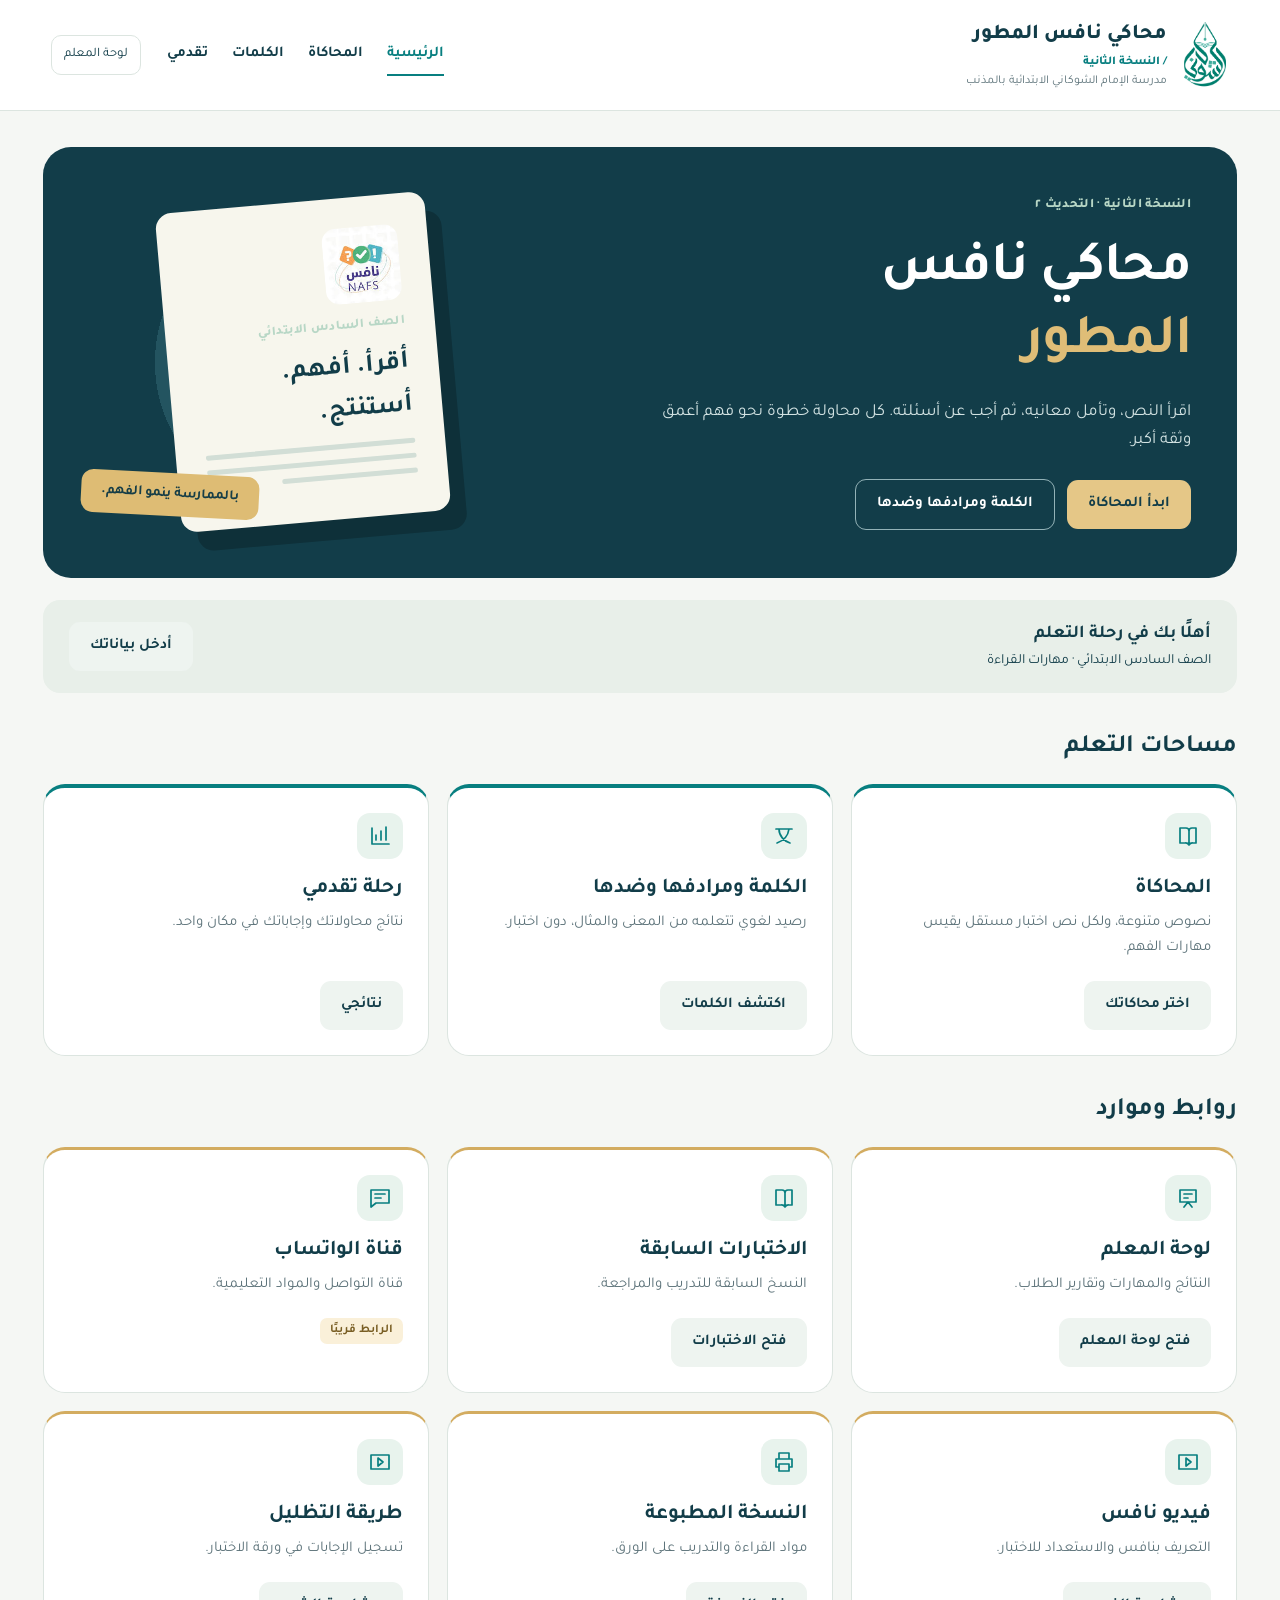
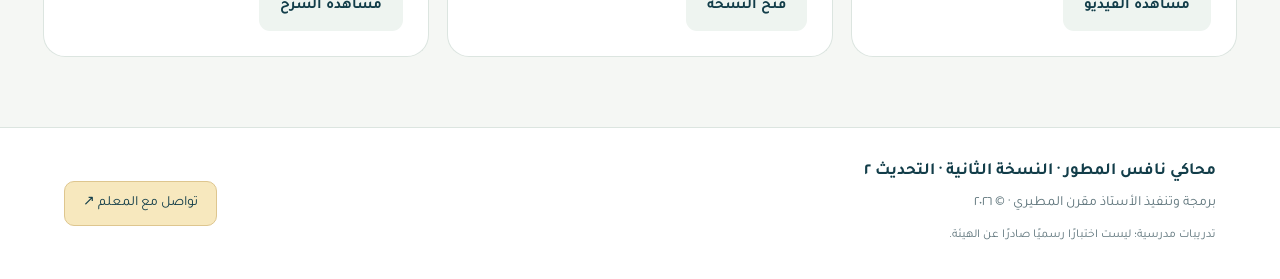
<file: review-reading/index.html>
<!doctype html>
<html lang="ar" dir="rtl">
<head>
<meta charset="utf-8"><meta name="viewport" content="width=device-width,initial-scale=1"><meta name="theme-color" content="#103e4a">
<meta name="description" content="منصة لغتي للصف السادس: قراءة واختبارات وتدريبات مهارية لنافس، مدرسة الإمام الشوكاني الابتدائية بالمذنب.">
<title>محاكي نافس المطور | النسخة الثانية</title>
<link rel="preconnect" href="https://fonts.googleapis.com"><link rel="preconnect" href="https://fonts.gstatic.com" crossorigin><link href="https://fonts.googleapis.com/css2?family=Tajawal:wght@400;500;700;800&display=swap" rel="stylesheet">
<link rel="stylesheet" href="styles.css?v=20260922-v2"><script src="catalog.js?v=20260922-v2" defer></script><script src="app.js?v=20260922-v2" defer></script>
</head>
<body>
<a class="skip" href="#main">انتقل إلى المحتوى</a>
<header class="header"><div class="brand"><img src="assets/school.webp" width="48" height="66" alt="شعار مدرسة الإمام الشوكاني"><div><a href="#home" class="brand-name">محاكي نافس المطور<span> / النسخة الثانية</span></a><small>مدرسة الإمام الشوكاني الابتدائية بالمذنب</small></div></div><nav aria-label="التنقل الرئيسي"><a href="#home">الرئيسية</a><a href="#exams">المحاكاة</a><a href="#words">الكلمات</a><a href="#progress">تقدمي</a></nav><a href="#teacher" class="teacher-link">لوحة المعلم</a></header>
<main id="main" tabindex="-1"></main>
<footer><div><strong>محاكي نافس المطور · النسخة الثانية · التحديث ٢</strong><p>برمجة وتنفيذ الأستاذ مقرن المطيري · © ٢٠٢٦</p><small>تدريبات مدرسية؛ ليست اختبارًا رسميًا صادرًا عن الهيئة.</small></div><a class="support" href="https://wa.me/966593300313" target="_blank" rel="noopener">تواصل مع المعلم ↗</a></footer>
<div id="toast" class="toast" role="status" aria-live="polite" hidden></div>
<dialog id="dialog"><div id="dialog-body"></div><button class="close" type="button" aria-label="إغلاق">×</button></dialog>
</body></html>
</file>
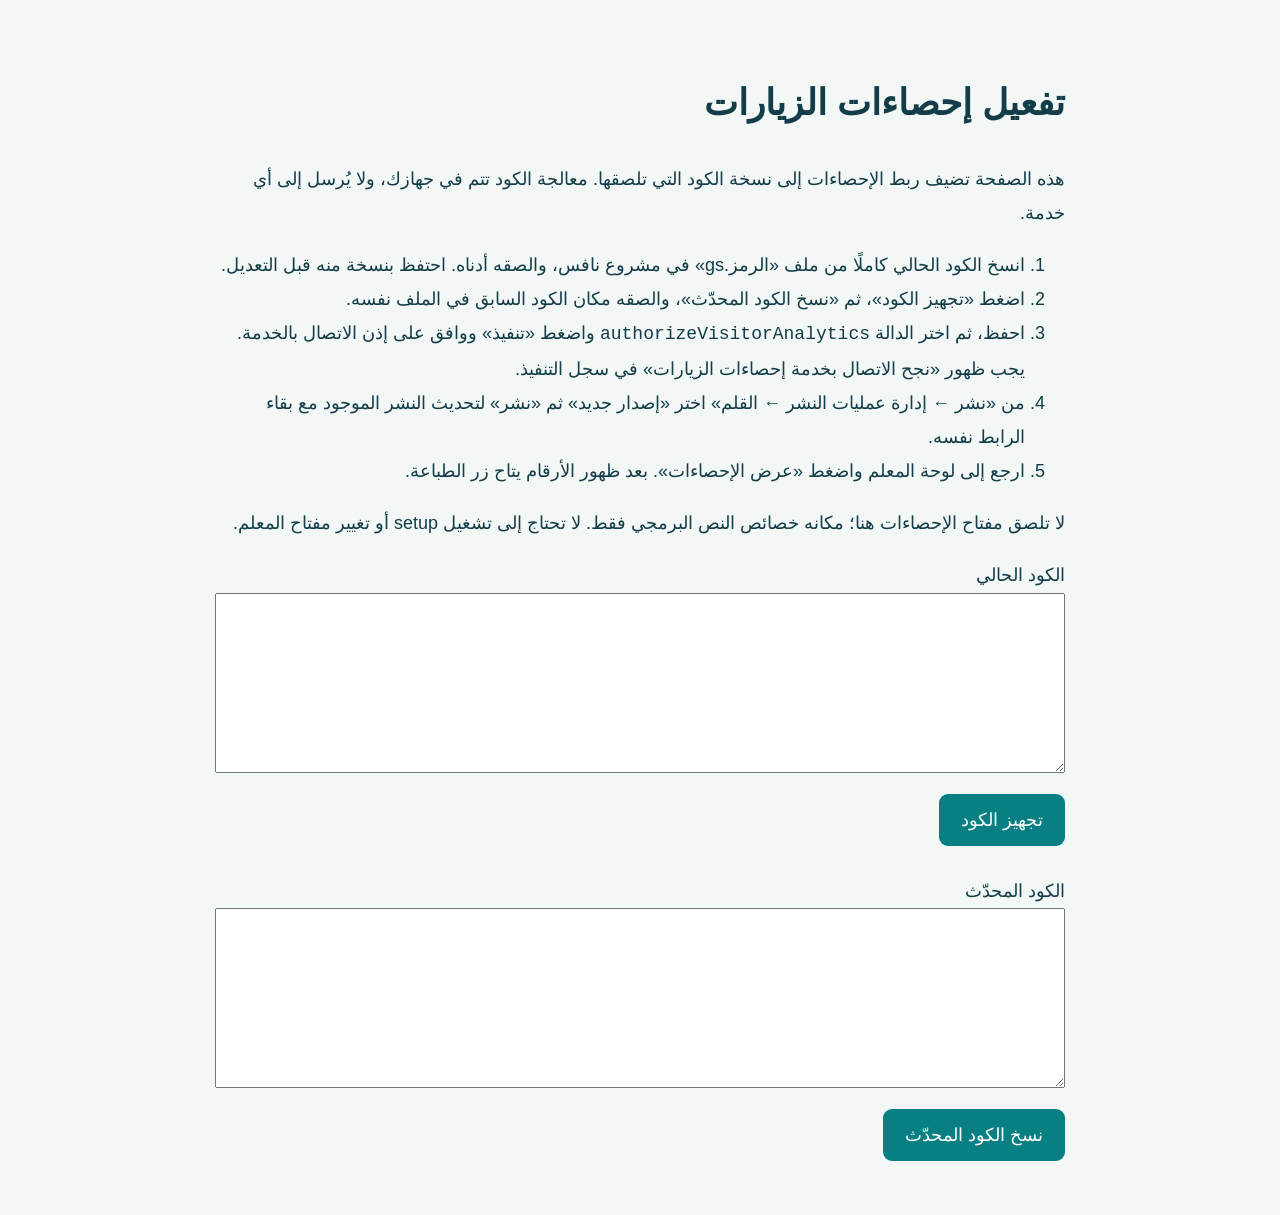
<file: analytics-setup.html>
<!doctype html><html lang="ar" dir="rtl"><meta charset="utf-8"><meta name="viewport" content="width=device-width,initial-scale=1"><title>تفعيل إحصاءات الزيارات</title><style>body{font:18px/1.9 Arial;background:#f3f7f5;color:#123d49;max-width:850px;margin:25px auto;padding:20px}textarea{width:100%;height:180px;box-sizing:border-box;direction:ltr;font:13px monospace}button{background:#087f83;color:white;border:0;padding:15px 22px;border-radius:9px;margin:10px 0;font-size:18px}code{direction:ltr;display:inline-block}#status{font-weight:bold}</style><h1>تفعيل إحصاءات الزيارات</h1><p>هذه الصفحة تضيف ربط الإحصاءات إلى نسخة الكود التي تلصقها. معالجة الكود تتم في جهازك، ولا يُرسل إلى أي خدمة.</p><ol><li>انسخ الكود الحالي كاملًا من ملف «الرمز.gs» في مشروع نافس، والصقه أدناه. احتفظ بنسخة منه قبل التعديل.</li><li>اضغط «تجهيز الكود»، ثم «نسخ الكود المحدّث»، والصقه مكان الكود السابق في الملف نفسه.</li><li>احفظ، ثم اختر الدالة <code>authorizeVisitorAnalytics</code> واضغط «تنفيذ» ووافق على إذن الاتصال بالخدمة. يجب ظهور «نجح الاتصال بخدمة إحصاءات الزيارات» في سجل التنفيذ.</li><li>من «نشر ← إدارة عمليات النشر ← القلم» اختر «إصدار جديد» ثم «نشر» لتحديث النشر الموجود مع بقاء الرابط نفسه.</li><li>ارجع إلى لوحة المعلم واضغط «عرض الإحصاءات». بعد ظهور الأرقام يتاح زر الطباعة.</li></ol><p>لا تلصق مفتاح الإحصاءات هنا؛ مكانه خصائص النص البرمجي فقط. لا تحتاج إلى تشغيل setup أو تغيير مفتاح المعلم.</p><label for="source">الكود الحالي</label><textarea id="source" spellcheck="false" autocomplete="off"></textarea><button id="prepare">تجهيز الكود</button><p id="status" role="status"></p><label for="output">الكود المحدّث</label><textarea id="output" readonly></textarea><button id="copy" disabled>نسخ الكود المحدّث</button><script>
let addon='';
const status=document.querySelector('#status'),output=document.querySelector('#output'),copy=document.querySelector('#copy');
document.querySelector('#prepare').onclick=async()=>{copy.disabled=true;output.value='';try{const src=document.querySelector('#source').value;if(!src.includes('function teacherAuth_(')||!src.includes('function doPost(')||!src.includes('function fail_('))throw Error('هذا لا يبدو كود مشروع نافس الكامل. انسخه كاملًا من الملف الأساسي.');if(src.includes('function teacherAnalytics_('))throw Error('إضافة الإحصاءات موجودة في هذه النسخة بالفعل. احتفظ بها وأكمل التفويض وتحديث النشر.');const pattern=/function\s+api\s*\(\s*request\s*\)\s*\{/g;if([...src.matchAll(pattern)].length!==1)throw Error('تعذر تحديد نقطة الربط بأمان. لا تغيّر الكود الحالي.');const response=await fetch('VisitorAnalytics.gs.txt');if(!response.ok)throw Error('تعذر تحميل الإضافة.');addon=await response.text();output.value=src.replace(pattern,match=>match+'\n  if (request && request.action === "teacherAnalytics") return teacherAnalytics_(request);\n')+'\n'+addon;copy.disabled=false;status.textContent='تم تجهيز النسخة. احتفظ بنسختك السابقة ثم انسخ الكود المحدّث.';}catch(e){status.textContent=e.message;}};
copy.onclick=async()=>{try{await navigator.clipboard.writeText(output.value);status.textContent='نُسخ الكود المحدّث. الصقه في الملف نفسه في Apps Script ثم احفظ.';}catch{output.focus();output.select();status.textContent='حدّد الكود في المربع ثم اختر نسخ.';}};
</script></html>
</file>
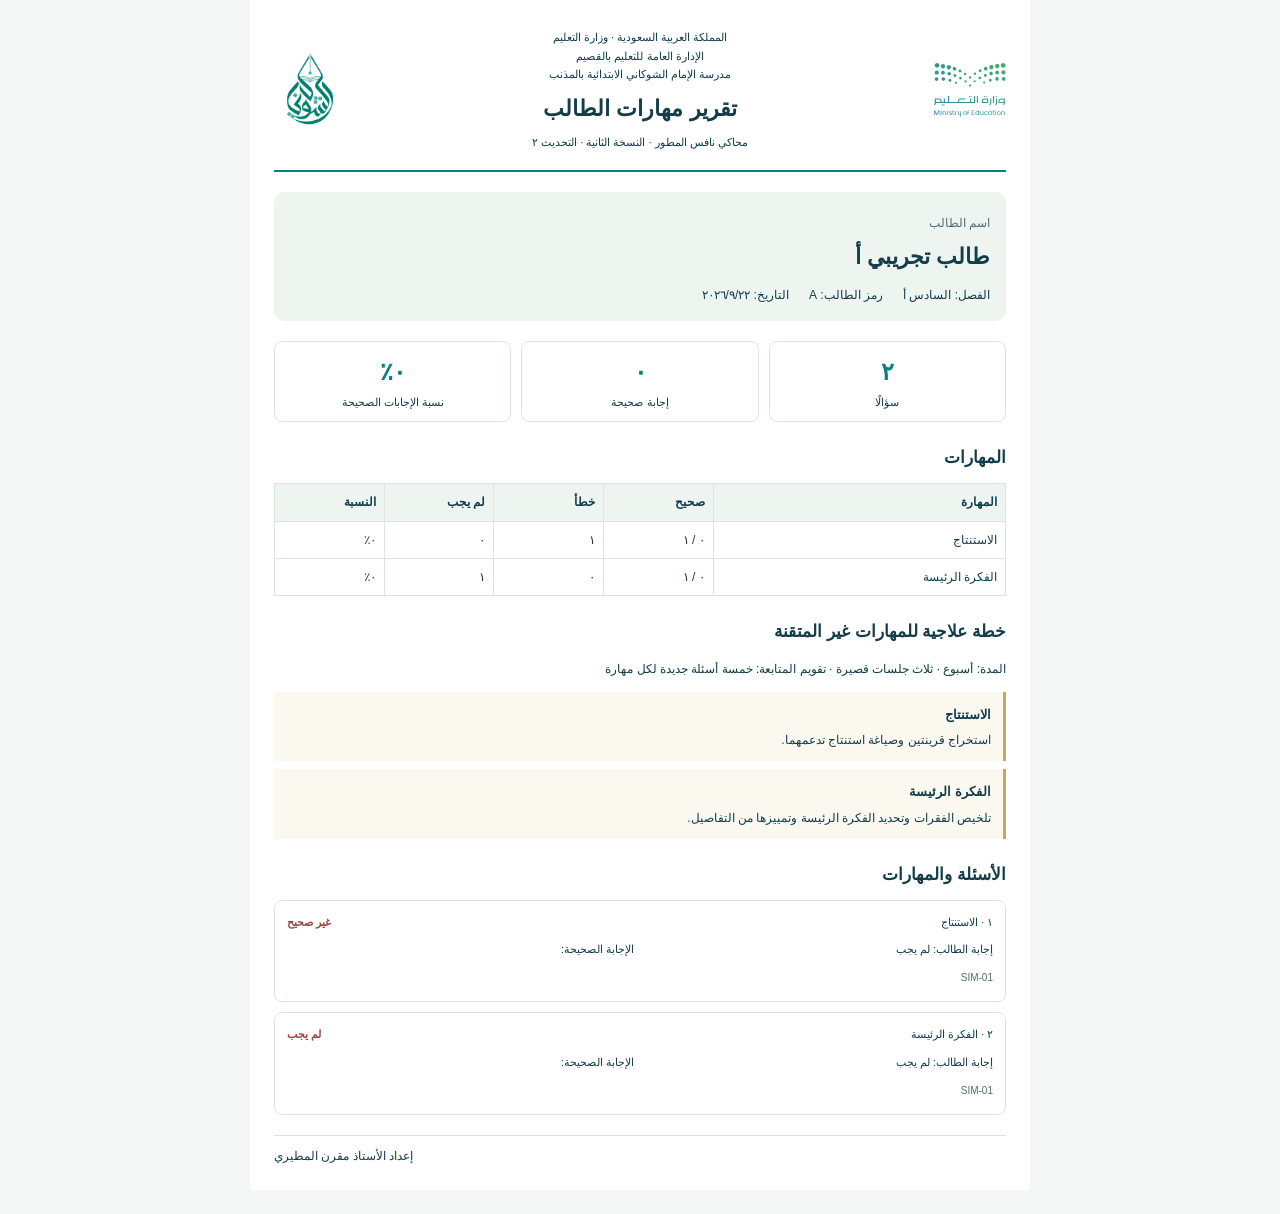
<file: review-reading/report-check.html>
<!doctype html><html lang="ar" dir="rtl"><head><meta charset="utf-8"><meta name="viewport" content="width=device-width,initial-scale=1"><title>تقرير مهارات الطالب — محاكي نافس المطور</title><style>body{margin:0;background:#f4f7f5}
*{box-sizing:border-box}.report-pages{direction:rtl;color:#123d49;font-family:Arial,Tajawal,sans-serif;line-height:1.7;text-align:right}.school-report{max-width:780px;margin:0 auto 24px;background:#fff;padding:24px;overflow:visible;direction:rtl}.report-letterhead{display:grid;grid-template-columns:72px minmax(0,1fr) 72px;align-items:center;gap:14px;text-align:center;border-bottom:2px solid #087f80;padding-bottom:14px}.report-letterhead img{width:72px;height:72px;object-fit:contain}.report-letterhead p{font-size:11px;margin:4px 0}.report-letterhead h1{font-size:22px;margin:8px 0;line-height:1.5}.report-student{background:#eef4f0;padding:16px;margin:20px 0;border-radius:10px}.report-student>span{font-size:12px;color:#536c72}.school-report .student-name{display:block;font-size:22px;font-weight:bold;line-height:1.8;margin:2px 0 8px;direction:rtl;unicode-bidi:plaintext;white-space:normal;word-break:normal;overflow-wrap:normal;letter-spacing:normal;hyphens:none;width:auto;max-width:none}.student-meta{display:flex;gap:8px 20px;flex-wrap:wrap;font-size:12px}.student-meta bdi{white-space:nowrap}.report-stats{display:grid;grid-template-columns:repeat(3,minmax(0,1fr));gap:10px}.report-stats>div{border:1px solid #dce5e0;padding:10px;text-align:center;border-radius:8px}.report-stats strong{display:block;font-size:24px;color:#087f80}.report-stats span{display:block;font-size:11px}.report-section{margin-top:22px}.report-section h3{font-size:17px;margin:0 0 10px;break-after:avoid}.school-report table{border-collapse:collapse;table-layout:fixed;width:100%;min-width:0!important;white-space:normal;font-size:12px}.school-report th,.school-report td{border:1px solid #dce5e0;padding:8px;text-align:right;vertical-align:top;word-break:normal;overflow-wrap:normal;white-space:normal!important;letter-spacing:normal}.school-report th{background:#eef4f0}.school-report tr{break-inside:avoid}.school-report thead{display:table-header-group}.plan-duration{font-size:12px}.plan-item{border-inline-start:3px solid #c8a561;padding:8px 12px;background:#fbf8f0;margin:8px 0;break-inside:avoid}.plan-item strong{font-size:13px}.plan-item p{font-size:12px;margin:3px 0}.report-question{border:1px solid #dce5e0;border-radius:8px;padding:12px;margin:10px 0;break-inside:avoid}.report-question-top{display:flex;justify-content:space-between;gap:12px;font-size:11px}.report-question h4{font-size:13px;margin:6px 0;line-height:1.8;font-weight:bold}.report-answer{display:grid;grid-template-columns:1fr 1fr;gap:12px}.report-answer p{font-size:11px;margin:3px 0}.report-question small{font-size:10px;color:#536c72}.answer-correct{color:#28644c}.answer-wrong{color:#994444}.report-signature{margin-top:20px;border-top:1px solid #dce5e0;padding-top:10px;font-size:12px;text-align:left}.school-report p{word-break:normal;overflow-wrap:normal;letter-spacing:normal}@media screen and (max-width:600px){.school-report{padding:14px}.report-letterhead{grid-template-columns:52px minmax(0,1fr) 52px;gap:8px}.report-letterhead img{width:52px;height:52px}.report-letterhead p{font-size:9px}.report-letterhead h1{font-size:17px}.school-report .student-name{font-size:19px}.school-report th,.school-report td{padding:6px;font-size:11px}.report-answer{grid-template-columns:1fr;gap:2px}.report-stats strong{font-size:21px}}@page{size:A4 portrait;margin:12mm}@media print{html,body{width:auto!important;min-width:0!important;max-width:none!important;margin:0!important;padding:0!important;overflow:visible!important;background:white!important;-webkit-text-size-adjust:100%;text-size-adjust:100%}.report-pages{width:auto!important}.school-report{width:auto!important;max-width:none!important;min-width:0!important;margin:0!important;padding:0!important;break-after:page}.school-report:last-child{break-after:auto}.report-letterhead{grid-template-columns:64px minmax(0,1fr) 64px}.report-letterhead img{width:64px;height:64px}.report-letterhead h1{font-size:18pt}.report-letterhead p{font-size:8pt}.school-report .student-name{font-size:16pt}.school-report td,.school-report th{font-size:9pt}.report-student{break-inside:avoid}.report-stats{break-inside:avoid}.report-question{box-shadow:none}.report-question h4{font-size:10pt}.report-answer p{font-size:9pt}.plan-item p{font-size:9pt}.report-section{break-inside:auto}.report-signature{break-inside:avoid}}</style></head><body><div class="report-pages"><section class="school-report"><header class="report-letterhead"><img src="https://aass-2008-wq.github.io/lughti-nafis/assets/moe.svg" alt="شعار وزارة التعليم"><div><p>المملكة العربية السعودية · وزارة التعليم<br>الإدارة العامة للتعليم بالقصيم<br>مدرسة الإمام الشوكاني الابتدائية بالمذنب</p><h1>تقرير مهارات الطالب</h1><p>محاكي نافس المطور · النسخة الثانية · التحديث ٢</p></div><img src="https://aass-2008-wq.github.io/lughti-nafis/assets/school.webp" alt="شعار المدرسة"></header><div class="report-student"><span>اسم الطالب</span><h2 class="student-name" dir="rtl">طالب تجريبي أ</h2><div class="student-meta"><span>الفصل: السادس أ</span><span>رمز الطالب: <bdi dir="ltr">A</bdi></span><span>التاريخ: ٢٢‏/٩‏/٢٠٢٦</span></div></div><div class="report-stats"><div><strong>٢</strong><span>سؤالًا</span></div><div><strong>٠</strong><span>إجابة صحيحة</span></div><div><strong>٠٪</strong><span>نسبة الإجابات الصحيحة</span></div></div><section class="report-section"><h3>المهارات</h3><table class="report-skills"><colgroup><col style="width:40%"><col span="4" style="width:15%"></colgroup><thead><tr><th>المهارة</th><th>صحيح</th><th>خطأ</th><th>لم يجب</th><th>النسبة</th></tr></thead><tbody><tr><td>الاستنتاج</td><td>٠ / ١</td><td>١</td><td>٠</td><td>٠٪</td></tr><tr><td>الفكرة الرئيسة</td><td>٠ / ١</td><td>٠</td><td>١</td><td>٠٪</td></tr></tbody></table></section><section class="report-section"><h3>خطة علاجية للمهارات غير المتقنة</h3><p class="plan-duration">المدة: أسبوع · ثلاث جلسات قصيرة · تقويم المتابعة: خمسة أسئلة جديدة لكل مهارة</p><div class="plan-item"><strong>الاستنتاج</strong><p>استخراج قرينتين وصياغة استنتاج تدعمهما.</p></div><div class="plan-item"><strong>الفكرة الرئيسة</strong><p>تلخيص الفقرات وتحديد الفكرة الرئيسة وتمييزها من التفاصيل.</p></div></section><section class="report-section"><h3>الأسئلة والمهارات</h3><article class="report-question"><div class="report-question-top"><span>١ · الاستنتاج</span><strong class="answer-wrong">غير صحيح</strong></div><h4></h4><div class="report-answer"><p>إجابة الطالب: لم يجب</p><p>الإجابة الصحيحة: </p></div><small>SIM-01</small></article><article class="report-question"><div class="report-question-top"><span>٢ · الفكرة الرئيسة</span><strong class="answer-wrong">لم يجب</strong></div><h4></h4><div class="report-answer"><p>إجابة الطالب: لم يجب</p><p>الإجابة الصحيحة: </p></div><small>SIM-01</small></article></section><div class="report-signature">إعداد الأستاذ مقرن المطيري</div></section></div></body></html>
</file>
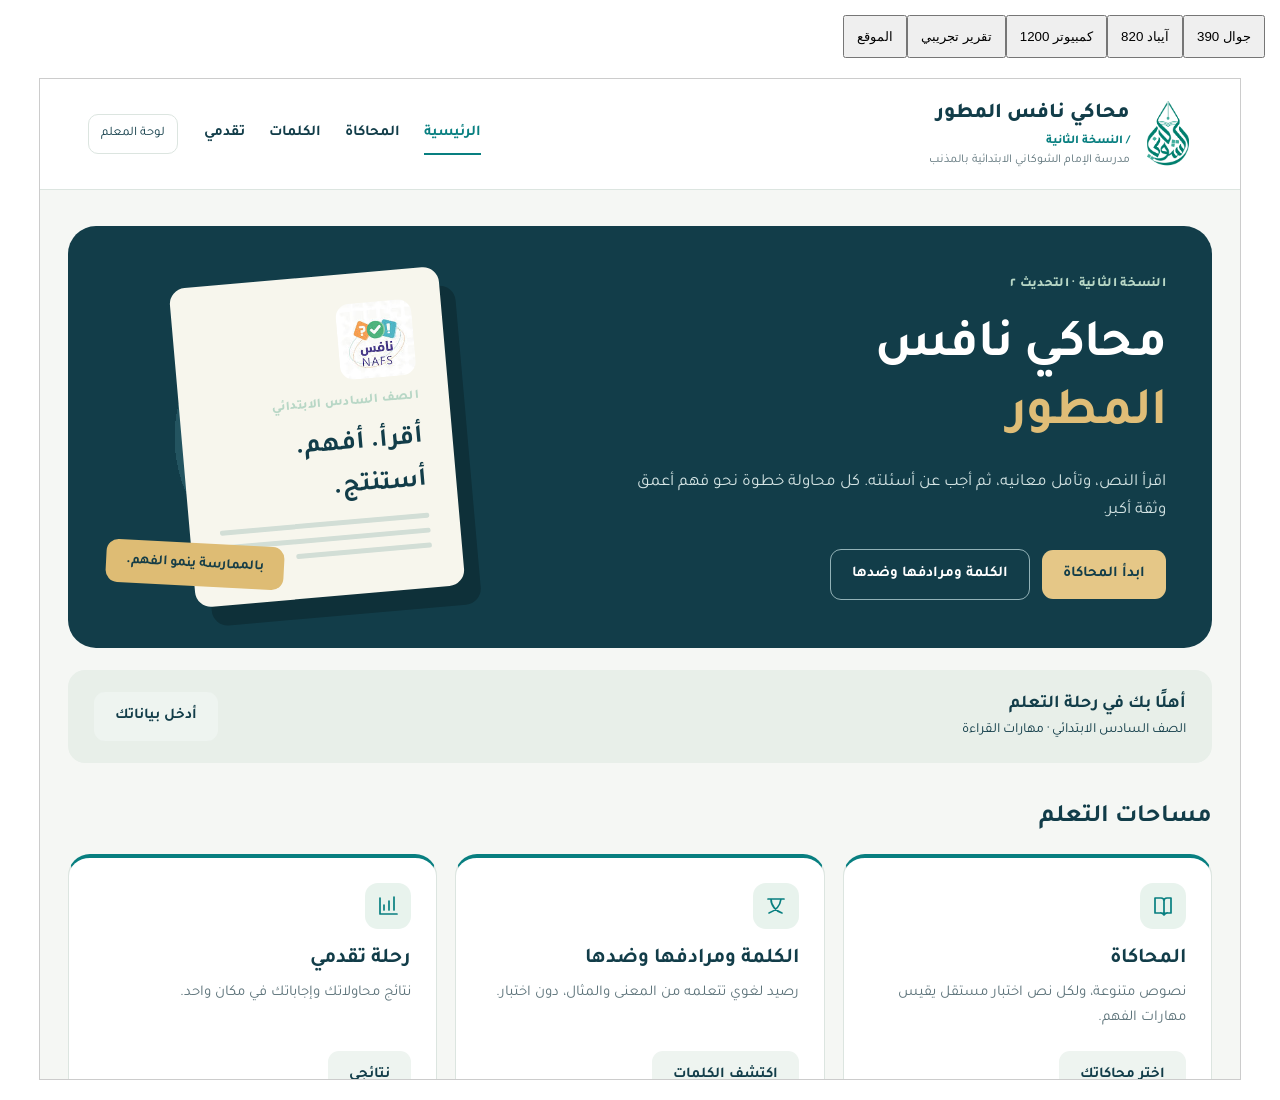
<file: review-reading/viewport-check.html>
<!doctype html><html lang="ar" dir="rtl"><meta charset="utf-8"><title>مراجعة العرض</title><style>body{font-family:Arial;margin:15px}iframe{display:block;height:1000px;border:1px solid #ccc;margin:20px auto}button{padding:12px}</style><button onclick="frame.width=390">جوال 390</button><button onclick="frame.width=820">آيباد 820</button><button onclick="frame.width=1200">كمبيوتر 1200</button><button onclick="frame.src='report-check.html'">تقرير تجريبي</button><button onclick="frame.src='index.html'">الموقع</button><iframe id="frame" title="معاينة العرض" width="1200" src="index.html"></iframe></html>
</file>
<file: styles.css>
:root{--ink:#123d49;--muted:#5d737a;--teal:#087f80;--mint:#e8f3ed;--gold:#d3ac60;--paper:#f5f7f4;--line:#dce5e0;--white:#fff;--red:#a73838;--radius:22px}*{box-sizing:border-box}body{margin:0;background:var(--paper);color:var(--ink);font-family:Tajawal,Arial,sans-serif;font-size:17px;line-height:1.65}button,input,select{font:inherit}button,a,input,select{touch-action:manipulation}a{color:inherit}button{cursor:pointer}button:disabled{opacity:.55;cursor:wait}a,button,input,select{outline-offset:5px}:focus-visible{outline:3px solid #c18924}button,a{ -webkit-tap-highlight-color:transparent}.header{padding:18px max(4vw,20px);display:flex;gap:26px;align-items:center;border-bottom:1px solid var(--line);background:#fff}.brand{display:flex;gap:14px;align-items:center}.brand img{object-fit:contain}.brand-name{text-decoration:none;font-size:29px;font-weight:800;letter-spacing:-1px}.brand-name span{color:var(--teal);font-size:19px;letter-spacing:0}.brand small{display:block;font-size:12px;color:var(--muted)}nav{display:flex;gap:24px;margin-inline-start:auto}nav a{text-decoration:none;font-size:15px;white-space:nowrap;font-weight:700;border-bottom:2px solid transparent;padding-block:8px}nav a.active{color:var(--teal);border-color:var(--teal)}.teacher-link{font-size:13px;text-decoration:none;border:1px solid var(--line);border-radius:10px;padding:8px 12px;white-space:nowrap}main{max-width:1250px;margin:0 auto;padding:36px 28px 70px;min-height:70vh}.eyebrow{color:var(--teal);font-size:13px;font-weight:800;letter-spacing:.3px}.hero{display:grid;grid-template-columns:1.3fr 1fr;background:var(--ink);color:#fff;border-radius:28px;overflow:hidden;min-height:370px;position:relative}.hero-copy{padding:48px 46px}.hero .eyebrow{color:#b8d7c6}.hero h1{font-size:clamp(35px,4.4vw,58px);line-height:1.3;letter-spacing:-1px;margin:18px 0}.hero h1 span{color:#dfbd77}.hero p{max-width:540px;color:#d3e3e3;font-size:17px;margin-bottom:24px}.actions{display:flex;align-items:center;gap:12px;flex-wrap:wrap}.btn{display:inline-flex;gap:12px;justify-content:center;align-items:center;border:0;border-radius:11px;padding:12px 21px;background:var(--teal);color:white;text-decoration:none;font-weight:700;font-size:15px;min-height:46px}.btn.gold{background:#e5c787;color:var(--ink)}.btn.light{background:#eef4f0;color:var(--ink)}.btn.outline{background:transparent;color:inherit;border:1px solid #93b2b7}.btn.danger{background:var(--red)}.hero-art{display:flex;align-items:center;justify-content:center;position:relative;background:radial-gradient(circle at center, #235460 0 50%,transparent 50%);margin:30px}.reading-card{background:#f7f6ed;color:var(--ink);padding:30px;width:270px;transform:rotate(-5deg);border-radius:16px;box-shadow:15px 20px 0 #0e3039}.reading-card img{width:76px;height:76px;object-fit:contain;border-radius:14px}.reading-card h2{font-size:26px;margin:10px 0}.fake-lines i{display:block;height:5px;background:#d2ded6;margin:10px 0;border-radius:2px}.fake-lines i:last-child{width:65%}.art-note{position:absolute;bottom:32px;left:8px;background:#debc74;color:#173e47;border-radius:12px;padding:10px 20px;font-size:14px;font-weight:700;transform:rotate(3deg)}.section-head{display:flex;justify-content:space-between;gap:20px;align-items:center;margin:34px 0 16px}.section-head h2{font-size:25px;margin:0}.section-head p{margin:3px 0;color:var(--muted);font-size:15px}.section-head a{font-size:14px;color:var(--teal);text-decoration:none}.grid{display:grid;grid-template-columns:repeat(3,minmax(0,1fr));gap:18px}.card{background:#fff;border:1px solid var(--line);border-radius:var(--radius);padding:25px;display:flex;flex-direction:column;align-items:start;position:relative}.card h3{font-size:21px;line-height:1.5;margin:14px 0 7px}.card p{font-size:15px;color:var(--muted);margin:0 0 20px}.card .btn{margin-top:auto}.num{display:grid;place-items:center;width:46px;height:46px;border-radius:13px;background:var(--mint);color:var(--teal);font-weight:800;font-size:20px}.badge{display:inline-block;background:#e9f3ee;color:#316853;padding:3px 10px;font-size:12px;border-radius:7px;font-weight:700}.badge.gold{background:#faf0d9;color:#795e24}.badge.red{background:#fae8e8;color:#933}.card .meta{display:flex;gap:10px;font-size:13px;color:var(--muted);margin:0 0 20px}.route-grid .card{border-top:4px solid var(--teal)}.profile{background:#e8efe9;border-radius:17px;padding:20px 26px;display:flex;justify-content:space-between;align-items:center;gap:16px;margin-top:22px}.profile p{margin:0;font-size:14px}.profile strong{font-size:18px}.page-title h1{font-size:36px;margin:0 0 10px}.page-title p{color:var(--muted);max-width:740px;margin:0}.notice{border-inline-start:4px solid var(--gold);padding:14px 18px;background:#fbf3e0;border-radius:8px;margin:20px 0;font-size:15px}.empty{padding:40px;text-align:center;border:1px dashed #a4b8af;border-radius:20px;background:white}.empty p{color:var(--muted)}.resource-links{display:flex;gap:15px;flex-wrap:wrap}.resource-links a{border:1px solid var(--line);background:white;border-radius:10px;padding:12px 20px;text-decoration:none;font-size:14px}.skill-grid{grid-template-columns:repeat(4,minmax(0,1fr))}.skill-grid .card{padding:20px}.skill-grid h3{font-size:18px}.skill-grid p{font-size:14px}.skill-grid .num{width:34px;height:34px;font-size:16px}footer{border-top:1px solid var(--line);background:#fff;padding:30px max(5vw,24px);display:flex;align-items:center;justify-content:space-between;gap:24px}footer p{margin:6px 0;font-size:14px;color:var(--muted)}footer small{color:var(--muted);font-size:12px}.support{background:#f7e8be;border:1px solid #dec68f;padding:10px 18px;border-radius:10px;text-decoration:none;font-size:14px;white-space:nowrap}.toast{position:fixed;bottom:24px;left:50%;transform:translateX(-50%);background:#143c48;color:white;z-index:100;padding:14px 24px;border-radius:12px;box-shadow:0 4px 25px #0002;max-width:90vw}.skip{position:absolute;top:-90px;z-index:110;background:white;padding:10px}.skip:focus{top:0}dialog{border:1px solid var(--line);border-radius:22px;padding:30px;max-width:560px;width:calc(100% - 32px);color:var(--ink)}dialog::backdrop{background:#092e3bbb;backdrop-filter:blur(3px)}dialog h2{margin:0 0 12px}dialog .close{position:absolute;left:16px;top:12px;font-size:26px;border:0;background:none;color:var(--muted)}.field{display:flex;flex-direction:column;gap:6px;margin:16px 0}.field label{font-size:14px;font-weight:700}input,select{padding:12px 14px;border:1px solid #b7c9c0;border-radius:10px;min-width:0;width:100%;background:white;color:var(--ink)}.hint{font-size:13px;color:var(--muted)}.error{color:var(--red);font-size:14px;min-height:1em}.quiz-top{display:flex;justify-content:space-between;align-items:center;gap:15px;margin-bottom:20px}.quiz-top h1{font-size:24px;margin:0}.quiz-layout{display:grid;grid-template-columns:1fr 1fr;gap:22px}.passage,.question-panel{background:white;border:1px solid var(--line);border-radius:20px;padding:26px}.passage{font-size:19px;line-height:2.2;max-height:72vh;overflow:auto;position:sticky;top:15px;align-self:start}.passage h2{font-size:22px;margin:0 0 10px}.passage p{margin:0 0 20px}.passage details summary{cursor:pointer;font-weight:700;color:var(--teal)}.question-panel h2{font-size:21px;margin:20px 0;line-height:1.8}.options{display:grid;gap:11px}.option{display:flex;align-items:center;gap:14px;border:1px solid var(--line);border-radius:12px;padding:15px;cursor:pointer;line-height:1.6;font-size:17px}.option:has(input:checked){background:#e9f5f0;border-color:var(--teal);box-shadow:inset 0 0 0 1px var(--teal)}.option input{width:20px;height:20px;accent-color:var(--teal);flex-shrink:0}.quiz-nav{display:flex;gap:6px;flex-wrap:wrap;margin:20px 0}.q-dot{width:38px;height:38px;border-radius:8px;border:1px solid var(--line);background:white;color:var(--ink);position:relative}.q-dot.answered{background:#dceee5}.q-dot.current{outline:2px solid var(--teal)}.q-dot.flagged:after{content:'';position:absolute;top:0;right:0;width:9px;height:9px;background:var(--gold);border-radius:50%}.progress-track{height:7px;background:#e3ebe6;border-radius:6px;overflow:hidden;margin-top:12px}.progress-track span{display:block;height:100%;background:var(--teal)}.timer{font-variant-numeric:tabular-nums;text-align:center;background:#e9f0eb;border-radius:12px;padding:8px 18px;white-space:nowrap;font-size:18px}.timer small{font-size:11px;display:block}.between{display:flex;justify-content:space-between;gap:10px;align-items:center}.text-btn{border:0;background:none;color:var(--teal);padding:8px;font-size:14px;text-decoration:underline}.full{width:100%}.score{background:var(--ink);color:#fff;text-align:center;border-radius:22px;padding:30px;margin-bottom:24px}.score .big{font-size:64px;font-weight:800;line-height:1.2;color:#e3c78e}.score h1{font-size:24px}.score p{color:#d2e4df}.metrics{display:grid;grid-template-columns:repeat(3,1fr);gap:15px;margin:24px 0}.metric{background:#fff;border:1px solid var(--line);padding:20px;border-radius:15px}.metric strong{font-size:32px;display:block;color:var(--teal)}.metric span{font-size:14px;color:var(--muted)}.review-row{padding:20px;border:1px solid var(--line);border-radius:14px;background:#fff;margin:12px 0}.review-row p{margin:8px 0;font-size:15px}.review-row h3{font-size:18px}.wrong{border-inline-start:4px solid #be5757}.correct{border-inline-start:4px solid #4b9471}.filters{display:grid;grid-template-columns:repeat(4,1fr);gap:12px;margin:20px 0}.table-wrap{overflow:auto;background:white;border:1px solid var(--line);border-radius:14px}table{width:100%;border-collapse:collapse;font-size:14px;white-space:nowrap}th,td{padding:14px;text-align:right;border-bottom:1px solid var(--line)}th{background:#eaf0eb}td .btn{padding:5px 12px;min-height:34px;font-size:13px}.login{max-width:500px;margin:35px auto;background:#fff;padding:32px;border:1px solid var(--line);border-radius:20px}.reader{max-width:820px;margin:25px auto;font-size:21px;line-height:2.2;background:white;border-radius:20px;padding:36px}.reader h1{font-size:30px}.reader p{margin-bottom:24px}.banner{background:#e7efea;padding:13px 20px;border-radius:12px;margin:20px 0}.loading{text-align:center;padding:70px 20px}.loading:before{content:'';display:block;margin:0 auto 20px;border:3px solid #dce8e3;border-top-color:var(--teal);border-radius:50%;width:30px;height:30px;animation:spin .8s linear infinite}@keyframes spin{to{transform:rotate(360deg)}}[hidden]{display:none!important}@media(max-width:1000px){.header{flex-wrap:wrap;gap:12px;padding:12px 20px}nav{order:3;width:100%;justify-content:center;border-top:1px solid var(--line);padding-top:5px;gap:30px}.teacher-link{margin-inline-start:auto}.hero-copy{padding:35px 28px}.hero-art{margin:20px}.grid{gap:12px}.skill-grid{grid-template-columns:repeat(2,1fr)}}@media(max-width:650px){body{font-size:16px}main{padding:20px 16px 45px}.brand-name{font-size:25px}.brand small{font-size:10px}.brand img{width:34px;height:52px}.brand{gap:9px}.teacher-link{font-size:11px;padding:6px 8px}nav{justify-content:space-between;gap:8px}nav a{font-size:13px}.hero{grid-template-columns:1fr;min-height:0}.hero-copy{padding:30px 24px}.hero h1{font-size:37px}.hero-art{display:none}.hero p{font-size:16px}.grid{grid-template-columns:1fr}.skill-grid{grid-template-columns:1fr 1fr}.card{padding:22px}.skill-grid .card{padding:17px}.profile{padding:18px;align-items:start;flex-direction:column}.section-head{align-items:start}.section-head h2{font-size:23px}.quiz-layout{grid-template-columns:1fr}.passage{position:static;max-height:340px;font-size:18px;padding:20px}.question-panel{padding:20px}.quiz-top h1{font-size:19px}.quiz-top{align-items:start}.timer{padding:6px 10px;font-size:16px}.option{padding:12px;font-size:16px}.filters{grid-template-columns:1fr 1fr}.metrics{gap:8px}.metric{padding:13px}.metric strong{font-size:24px}.metric span{font-size:12px}.reader{padding:22px;font-size:19px}footer{align-items:start;flex-direction:column;padding:25px 20px}.page-title h1{font-size:29px}.btn{padding:11px 16px}.section-head a{font-size:12px;white-space:nowrap}.skill-grid h3{font-size:17px}.hero .btn{font-size:14px}}@media(prefers-reduced-motion:reduce){*{animation:none!important;scroll-behavior:auto!important}}@media print{.header,footer,.actions,.filters,.support,.text-btn{display:none}.table-wrap{overflow:visible}main{padding:0}.review-row{break-inside:avoid}}


.ui-icon{width:24px;height:24px;flex-shrink:0}.btn .ui-icon{width:19px;height:19px}.brand-name{font-size:21px;letter-spacing:0}.brand-name span{font-size:12px;display:block}.resource-cards .card{border-top:3px solid var(--gold)}.word-tools{background:white;padding:22px;border:1px solid var(--line);border-radius:18px;margin:24px 0}.word-tools label{font-size:14px}.word-tools input{margin:8px 0 16px}.word-card h3{font-size:26px;margin:0 0 16px}.word-card p{margin-bottom:12px}.word-example{border-top:1px solid var(--line);padding-top:12px;line-height:1.9}.word-save{font-size:26px;text-decoration:none}.report-tools{background:linear-gradient(125deg,#fff,#eef5f0);border:1px solid var(--line);border-radius:18px;padding:24px;margin:24px 0}.report-tools h2{margin:0 0 12px}.report-option{display:flex;align-items:center;gap:8px;font-size:14px;margin:14px 0}.report-option input{width:18px;height:18px}.filters .field{margin:6px 0}.filters{background:#fff;padding:20px;border:1px solid var(--line);border-radius:18px;grid-template-columns:repeat(3,minmax(0,1fr))}.metric{border-top:3px solid var(--teal)}#print-report-root{display:none}.student-name{word-break:normal;overflow-wrap:normal;direction:rtl}.quiz-back{display:inline-block;margin-bottom:18px}.skills-table{min-width:760px}.login h2{margin-top:0}@media(max-width:650px){.brand-name{font-size:17px}.brand-name span{font-size:10px}.filters{grid-template-columns:1fr 1fr;padding:14px}.report-tools{padding:18px}.report-tools .btn{flex:1 1 100%}.word-tools .actions{gap:8px}.word-tools .btn{font-size:12px;padding:9px 12px}}@media print{body.printing-report>*{display:none!important}body.printing-report>#print-report-root{display:block!important}body.printing-report{background:white!important}.report-pages{display:block!important}}
.availability-list{display:grid;grid-template-columns:repeat(2,minmax(0,1fr));gap:10px;margin:20px 0}.availability-item{display:flex;align-items:center;gap:12px;border:1px solid var(--line);border-radius:12px;padding:14px;background:white;cursor:pointer}.availability-item input{width:20px;height:20px;flex:none;accent-color:var(--teal)}.exam-closed{border-style:dashed}.availability-label{align-self:flex-start}.student-select-list{max-height:230px;overflow:auto;display:grid;grid-template-columns:repeat(2,minmax(0,1fr));gap:8px}.student-select-list label{display:flex;align-items:center;gap:8px}.student-select-list input{width:18px;height:18px;flex:none}@media(max-width:650px){.availability-list,.student-select-list{grid-template-columns:1fr}}
/* لوحة الشرف */
.honor-board{padding:32px 24px;margin:28px 0;border:1px solid #dbcdab;border-radius:24px;background:linear-gradient(145deg,#fffdf7,#edf5f1);text-align:center}.honor-board h2{margin:10px 0;font-size:clamp(26px,4vw,38px)}.honor-grid{display:grid;grid-template-columns:repeat(auto-fit,minmax(210px,1fr));gap:18px;margin-top:24px}.honor-card{background:#fff;border:1px solid #e4ddcb;border-radius:18px;padding:24px 16px;min-width:0;box-shadow:0 8px 20px #103e4a06}.honor-card svg{width:52px;height:52px}.honor-card h3{font-size:21px;line-height:1.7;word-break:normal;overflow-wrap:break-word;margin:12px 0 4px}.honor-card p{margin:0 0 14px}.honor-metric{display:block;margin-top:14px}.honor-status{display:flex;justify-content:space-between;align-items:center;gap:16px;margin:24px 0}.honor-check{display:flex;align-items:center;gap:12px;cursor:pointer;margin:16px 0}.honor-check input{width:20px;height:20px;flex:none;accent-color:#087f80}.honor-candidate{display:grid;grid-template-columns:minmax(160px,1fr) minmax(160px,1fr) auto;align-items:center;gap:18px;padding:18px 0;border-bottom:1px solid #dbe5e1}.honor-candidate small{display:block}.honor-candidate .field{min-width:0}.honor-candidate input[type=text],.honor-candidate input:not([type]){width:100%}#honor-form{margin:24px 0}#honor-public:empty{display:none}@media(max-width:600px){.honor-board{padding:24px 14px}.honor-grid{grid-template-columns:1fr}.honor-candidate{grid-template-columns:1fr auto}.honor-candidate .field{grid-column:1 / -1;grid-row:2}.honor-status{flex-wrap:wrap}}
</file>
<file: analytics.css>
.visitor-analytics{margin:24px 0;padding:24px;border:1px solid #d7e3df;border-radius:18px;background:#fff;direction:rtl}.analytics-heading{display:flex;align-items:center;justify-content:space-between;gap:16px;flex-wrap:wrap}.analytics-heading h2{margin:0;color:#103e4a;font-size:1.35rem}.analytics-heading p,.analytics-note{color:#617983;font-size:.9rem;line-height:1.8}.analytics-cards{display:grid;grid-template-columns:repeat(4,minmax(0,1fr));gap:12px;margin:18px 0}.analytics-card{padding:18px 12px;background:#f1f7f5;border-radius:12px;text-align:center}.analytics-card span{display:block;line-height:1.6}.analytics-card strong{display:block;font-size:2rem;color:#087f83;margin-top:8px}.analytics-chart summary{cursor:pointer;font-weight:700;padding:12px 0}.analytics-bars{max-height:320px;overflow:auto}.analytics-row{display:grid;grid-template-columns:90px minmax(30px,1fr) 45px;gap:10px;align-items:center;margin:10px 0;font-size:.9rem}.analytics-track{height:12px;background:#edf2f0;border-radius:6px;overflow:hidden}.analytics-track i{display:block;height:100%;background:#087f83;border-radius:6px}.analytics-row b{text-align:left}@media(max-width:600px){.visitor-analytics{padding:16px}.analytics-cards{grid-template-columns:repeat(2,minmax(0,1fr))}.analytics-card strong{font-size:1.7rem}}@media print{.visitor-analytics{display:none!important}}
</file>
<file: review-reading/styles.css>
:root{--ink:#123d49;--muted:#5d737a;--teal:#087f80;--mint:#e8f3ed;--gold:#d3ac60;--paper:#f5f7f4;--line:#dce5e0;--white:#fff;--red:#a73838;--radius:22px}*{box-sizing:border-box}body{margin:0;background:var(--paper);color:var(--ink);font-family:Tajawal,Arial,sans-serif;font-size:17px;line-height:1.65}button,input,select{font:inherit}button,a,input,select{touch-action:manipulation}a{color:inherit}button{cursor:pointer}button:disabled{opacity:.55;cursor:wait}a,button,input,select{outline-offset:5px}:focus-visible{outline:3px solid #c18924}button,a{ -webkit-tap-highlight-color:transparent}.header{padding:18px max(4vw,20px);display:flex;gap:26px;align-items:center;border-bottom:1px solid var(--line);background:#fff}.brand{display:flex;gap:14px;align-items:center}.brand img{object-fit:contain}.brand-name{text-decoration:none;font-size:29px;font-weight:800;letter-spacing:-1px}.brand-name span{color:var(--teal);font-size:19px;letter-spacing:0}.brand small{display:block;font-size:12px;color:var(--muted)}nav{display:flex;gap:24px;margin-inline-start:auto}nav a{text-decoration:none;font-size:15px;white-space:nowrap;font-weight:700;border-bottom:2px solid transparent;padding-block:8px}nav a.active{color:var(--teal);border-color:var(--teal)}.teacher-link{font-size:13px;text-decoration:none;border:1px solid var(--line);border-radius:10px;padding:8px 12px;white-space:nowrap}main{max-width:1250px;margin:0 auto;padding:36px 28px 70px;min-height:70vh}.eyebrow{color:var(--teal);font-size:13px;font-weight:800;letter-spacing:.3px}.hero{display:grid;grid-template-columns:1.3fr 1fr;background:var(--ink);color:#fff;border-radius:28px;overflow:hidden;min-height:370px;position:relative}.hero-copy{padding:48px 46px}.hero .eyebrow{color:#b8d7c6}.hero h1{font-size:clamp(35px,4.4vw,58px);line-height:1.3;letter-spacing:-1px;margin:18px 0}.hero h1 span{color:#dfbd77}.hero p{max-width:540px;color:#d3e3e3;font-size:17px;margin-bottom:24px}.actions{display:flex;align-items:center;gap:12px;flex-wrap:wrap}.btn{display:inline-flex;gap:12px;justify-content:center;align-items:center;border:0;border-radius:11px;padding:12px 21px;background:var(--teal);color:white;text-decoration:none;font-weight:700;font-size:15px;min-height:46px}.btn.gold{background:#e5c787;color:var(--ink)}.btn.light{background:#eef4f0;color:var(--ink)}.btn.outline{background:transparent;color:inherit;border:1px solid #93b2b7}.btn.danger{background:var(--red)}.hero-art{display:flex;align-items:center;justify-content:center;position:relative;background:radial-gradient(circle at center, #235460 0 50%,transparent 50%);margin:30px}.reading-card{background:#f7f6ed;color:var(--ink);padding:30px;width:270px;transform:rotate(-5deg);border-radius:16px;box-shadow:15px 20px 0 #0e3039}.reading-card img{width:76px;height:76px;object-fit:contain;border-radius:14px}.reading-card h2{font-size:26px;margin:10px 0}.fake-lines i{display:block;height:5px;background:#d2ded6;margin:10px 0;border-radius:2px}.fake-lines i:last-child{width:65%}.art-note{position:absolute;bottom:32px;left:8px;background:#debc74;color:#173e47;border-radius:12px;padding:10px 20px;font-size:14px;font-weight:700;transform:rotate(3deg)}.section-head{display:flex;justify-content:space-between;gap:20px;align-items:center;margin:34px 0 16px}.section-head h2{font-size:25px;margin:0}.section-head p{margin:3px 0;color:var(--muted);font-size:15px}.section-head a{font-size:14px;color:var(--teal);text-decoration:none}.grid{display:grid;grid-template-columns:repeat(3,minmax(0,1fr));gap:18px}.card{background:#fff;border:1px solid var(--line);border-radius:var(--radius);padding:25px;display:flex;flex-direction:column;align-items:start;position:relative}.card h3{font-size:21px;line-height:1.5;margin:14px 0 7px}.card p{font-size:15px;color:var(--muted);margin:0 0 20px}.card .btn{margin-top:auto}.num{display:grid;place-items:center;width:46px;height:46px;border-radius:13px;background:var(--mint);color:var(--teal);font-weight:800;font-size:20px}.badge{display:inline-block;background:#e9f3ee;color:#316853;padding:3px 10px;font-size:12px;border-radius:7px;font-weight:700}.badge.gold{background:#faf0d9;color:#795e24}.badge.red{background:#fae8e8;color:#933}.card .meta{display:flex;gap:10px;font-size:13px;color:var(--muted);margin:0 0 20px}.route-grid .card{border-top:4px solid var(--teal)}.profile{background:#e8efe9;border-radius:17px;padding:20px 26px;display:flex;justify-content:space-between;align-items:center;gap:16px;margin-top:22px}.profile p{margin:0;font-size:14px}.profile strong{font-size:18px}.page-title h1{font-size:36px;margin:0 0 10px}.page-title p{color:var(--muted);max-width:740px;margin:0}.notice{border-inline-start:4px solid var(--gold);padding:14px 18px;background:#fbf3e0;border-radius:8px;margin:20px 0;font-size:15px}.empty{padding:40px;text-align:center;border:1px dashed #a4b8af;border-radius:20px;background:white}.empty p{color:var(--muted)}.resource-links{display:flex;gap:15px;flex-wrap:wrap}.resource-links a{border:1px solid var(--line);background:white;border-radius:10px;padding:12px 20px;text-decoration:none;font-size:14px}.skill-grid{grid-template-columns:repeat(4,minmax(0,1fr))}.skill-grid .card{padding:20px}.skill-grid h3{font-size:18px}.skill-grid p{font-size:14px}.skill-grid .num{width:34px;height:34px;font-size:16px}footer{border-top:1px solid var(--line);background:#fff;padding:30px max(5vw,24px);display:flex;align-items:center;justify-content:space-between;gap:24px}footer p{margin:6px 0;font-size:14px;color:var(--muted)}footer small{color:var(--muted);font-size:12px}.support{background:#f7e8be;border:1px solid #dec68f;padding:10px 18px;border-radius:10px;text-decoration:none;font-size:14px;white-space:nowrap}.toast{position:fixed;bottom:24px;left:50%;transform:translateX(-50%);background:#143c48;color:white;z-index:100;padding:14px 24px;border-radius:12px;box-shadow:0 4px 25px #0002;max-width:90vw}.skip{position:absolute;top:-90px;z-index:110;background:white;padding:10px}.skip:focus{top:0}dialog{border:1px solid var(--line);border-radius:22px;padding:30px;max-width:560px;width:calc(100% - 32px);color:var(--ink)}dialog::backdrop{background:#092e3bbb;backdrop-filter:blur(3px)}dialog h2{margin:0 0 12px}dialog .close{position:absolute;left:16px;top:12px;font-size:26px;border:0;background:none;color:var(--muted)}.field{display:flex;flex-direction:column;gap:6px;margin:16px 0}.field label{font-size:14px;font-weight:700}input,select{padding:12px 14px;border:1px solid #b7c9c0;border-radius:10px;min-width:0;width:100%;background:white;color:var(--ink)}.hint{font-size:13px;color:var(--muted)}.error{color:var(--red);font-size:14px;min-height:1em}.quiz-top{display:flex;justify-content:space-between;align-items:center;gap:15px;margin-bottom:20px}.quiz-top h1{font-size:24px;margin:0}.quiz-layout{display:grid;grid-template-columns:1fr 1fr;gap:22px}.passage,.question-panel{background:white;border:1px solid var(--line);border-radius:20px;padding:26px}.passage{font-size:19px;line-height:2.2;max-height:72vh;overflow:auto;position:sticky;top:15px;align-self:start}.passage h2{font-size:22px;margin:0 0 10px}.passage p{margin:0 0 20px}.passage details summary{cursor:pointer;font-weight:700;color:var(--teal)}.question-panel h2{font-size:21px;margin:20px 0;line-height:1.8}.options{display:grid;gap:11px}.option{display:flex;align-items:center;gap:14px;border:1px solid var(--line);border-radius:12px;padding:15px;cursor:pointer;line-height:1.6;font-size:17px}.option:has(input:checked){background:#e9f5f0;border-color:var(--teal);box-shadow:inset 0 0 0 1px var(--teal)}.option input{width:20px;height:20px;accent-color:var(--teal);flex-shrink:0}.quiz-nav{display:flex;gap:6px;flex-wrap:wrap;margin:20px 0}.q-dot{width:38px;height:38px;border-radius:8px;border:1px solid var(--line);background:white;color:var(--ink);position:relative}.q-dot.answered{background:#dceee5}.q-dot.current{outline:2px solid var(--teal)}.q-dot.flagged:after{content:'';position:absolute;top:0;right:0;width:9px;height:9px;background:var(--gold);border-radius:50%}.progress-track{height:7px;background:#e3ebe6;border-radius:6px;overflow:hidden;margin-top:12px}.progress-track span{display:block;height:100%;background:var(--teal)}.timer{font-variant-numeric:tabular-nums;text-align:center;background:#e9f0eb;border-radius:12px;padding:8px 18px;white-space:nowrap;font-size:18px}.timer small{font-size:11px;display:block}.between{display:flex;justify-content:space-between;gap:10px;align-items:center}.text-btn{border:0;background:none;color:var(--teal);padding:8px;font-size:14px;text-decoration:underline}.full{width:100%}.score{background:var(--ink);color:#fff;text-align:center;border-radius:22px;padding:30px;margin-bottom:24px}.score .big{font-size:64px;font-weight:800;line-height:1.2;color:#e3c78e}.score h1{font-size:24px}.score p{color:#d2e4df}.metrics{display:grid;grid-template-columns:repeat(3,1fr);gap:15px;margin:24px 0}.metric{background:#fff;border:1px solid var(--line);padding:20px;border-radius:15px}.metric strong{font-size:32px;display:block;color:var(--teal)}.metric span{font-size:14px;color:var(--muted)}.review-row{padding:20px;border:1px solid var(--line);border-radius:14px;background:#fff;margin:12px 0}.review-row p{margin:8px 0;font-size:15px}.review-row h3{font-size:18px}.wrong{border-inline-start:4px solid #be5757}.correct{border-inline-start:4px solid #4b9471}.filters{display:grid;grid-template-columns:repeat(4,1fr);gap:12px;margin:20px 0}.table-wrap{overflow:auto;background:white;border:1px solid var(--line);border-radius:14px}table{width:100%;border-collapse:collapse;font-size:14px;white-space:nowrap}th,td{padding:14px;text-align:right;border-bottom:1px solid var(--line)}th{background:#eaf0eb}td .btn{padding:5px 12px;min-height:34px;font-size:13px}.login{max-width:500px;margin:35px auto;background:#fff;padding:32px;border:1px solid var(--line);border-radius:20px}.reader{max-width:820px;margin:25px auto;font-size:21px;line-height:2.2;background:white;border-radius:20px;padding:36px}.reader h1{font-size:30px}.reader p{margin-bottom:24px}.banner{background:#e7efea;padding:13px 20px;border-radius:12px;margin:20px 0}.loading{text-align:center;padding:70px 20px}.loading:before{content:'';display:block;margin:0 auto 20px;border:3px solid #dce8e3;border-top-color:var(--teal);border-radius:50%;width:30px;height:30px;animation:spin .8s linear infinite}@keyframes spin{to{transform:rotate(360deg)}}[hidden]{display:none!important}@media(max-width:1000px){.header{flex-wrap:wrap;gap:12px;padding:12px 20px}nav{order:3;width:100%;justify-content:center;border-top:1px solid var(--line);padding-top:5px;gap:30px}.teacher-link{margin-inline-start:auto}.hero-copy{padding:35px 28px}.hero-art{margin:20px}.grid{gap:12px}.skill-grid{grid-template-columns:repeat(2,1fr)}}@media(max-width:650px){body{font-size:16px}main{padding:20px 16px 45px}.brand-name{font-size:25px}.brand small{font-size:10px}.brand img{width:34px;height:52px}.brand{gap:9px}.teacher-link{font-size:11px;padding:6px 8px}nav{justify-content:space-between;gap:8px}nav a{font-size:13px}.hero{grid-template-columns:1fr;min-height:0}.hero-copy{padding:30px 24px}.hero h1{font-size:37px}.hero-art{display:none}.hero p{font-size:16px}.grid{grid-template-columns:1fr}.skill-grid{grid-template-columns:1fr 1fr}.card{padding:22px}.skill-grid .card{padding:17px}.profile{padding:18px;align-items:start;flex-direction:column}.section-head{align-items:start}.section-head h2{font-size:23px}.quiz-layout{grid-template-columns:1fr}.passage{position:static;max-height:340px;font-size:18px;padding:20px}.question-panel{padding:20px}.quiz-top h1{font-size:19px}.quiz-top{align-items:start}.timer{padding:6px 10px;font-size:16px}.option{padding:12px;font-size:16px}.filters{grid-template-columns:1fr 1fr}.metrics{gap:8px}.metric{padding:13px}.metric strong{font-size:24px}.metric span{font-size:12px}.reader{padding:22px;font-size:19px}footer{align-items:start;flex-direction:column;padding:25px 20px}.page-title h1{font-size:29px}.btn{padding:11px 16px}.section-head a{font-size:12px;white-space:nowrap}.skill-grid h3{font-size:17px}.hero .btn{font-size:14px}}@media(prefers-reduced-motion:reduce){*{animation:none!important;scroll-behavior:auto!important}}@media print{.header,footer,.actions,.filters,.support,.text-btn{display:none}.table-wrap{overflow:visible}main{padding:0}.review-row{break-inside:avoid}}


.ui-icon{width:24px;height:24px;flex-shrink:0}.btn .ui-icon{width:19px;height:19px}.brand-name{font-size:21px;letter-spacing:0}.brand-name span{font-size:12px;display:block}.resource-cards .card{border-top:3px solid var(--gold)}.word-tools{background:white;padding:22px;border:1px solid var(--line);border-radius:18px;margin:24px 0}.word-tools label{font-size:14px}.word-tools input{margin:8px 0 16px}.word-card h3{font-size:26px;margin:0 0 16px}.word-card p{margin-bottom:12px}.word-example{border-top:1px solid var(--line);padding-top:12px;line-height:1.9}.word-save{font-size:26px;text-decoration:none}.report-tools{background:linear-gradient(125deg,#fff,#eef5f0);border:1px solid var(--line);border-radius:18px;padding:24px;margin:24px 0}.report-tools h2{margin:0 0 12px}.report-option{display:flex;align-items:center;gap:8px;font-size:14px;margin:14px 0}.report-option input{width:18px;height:18px}.filters .field{margin:6px 0}.filters{background:#fff;padding:20px;border:1px solid var(--line);border-radius:18px;grid-template-columns:repeat(3,minmax(0,1fr))}.metric{border-top:3px solid var(--teal)}#print-report-root{display:none}.student-name{word-break:normal;overflow-wrap:normal;direction:rtl}.quiz-back{display:inline-block;margin-bottom:18px}.skills-table{min-width:760px}.login h2{margin-top:0}@media(max-width:650px){.brand-name{font-size:17px}.brand-name span{font-size:10px}.filters{grid-template-columns:1fr 1fr;padding:14px}.report-tools{padding:18px}.report-tools .btn{flex:1 1 100%}.word-tools .actions{gap:8px}.word-tools .btn{font-size:12px;padding:9px 12px}}@media print{body.printing-report>*{display:none!important}body.printing-report>#print-report-root{display:block!important}body.printing-report{background:white!important}.report-pages{display:block!important}}
</file>
